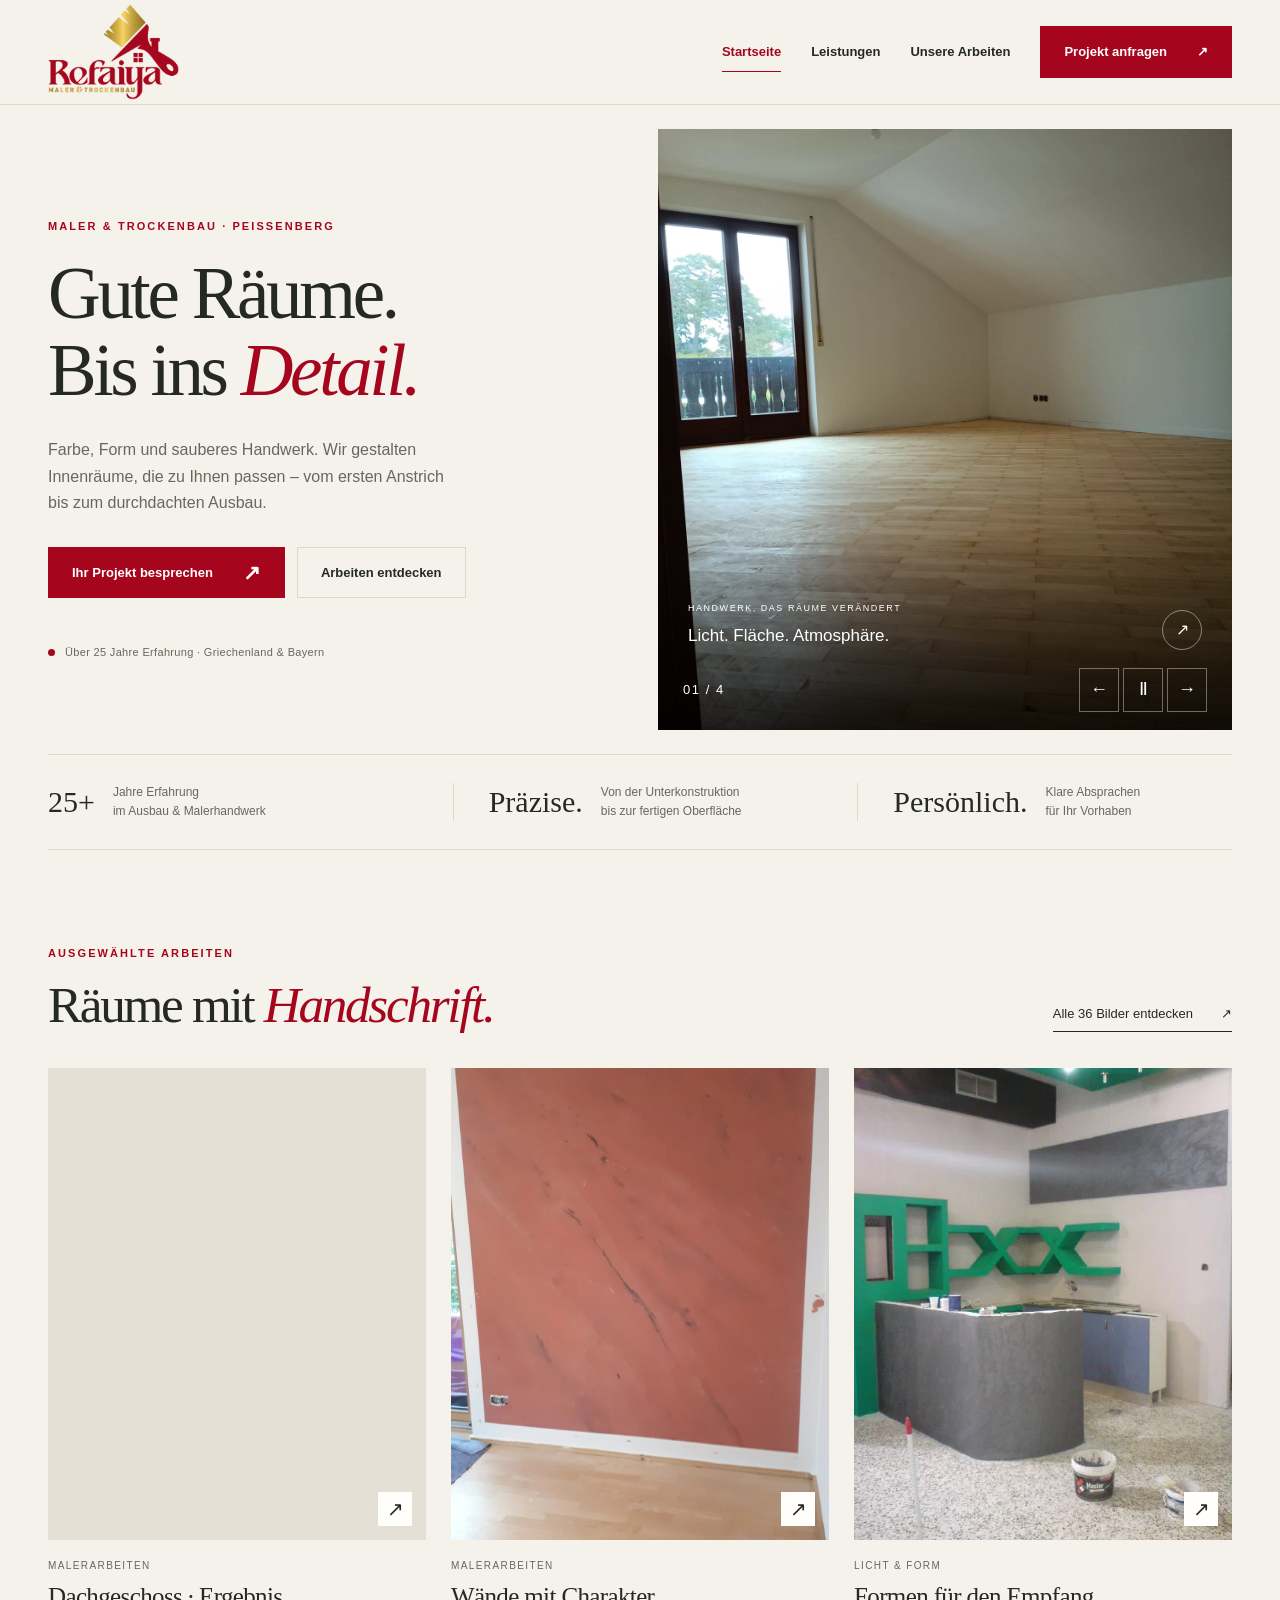
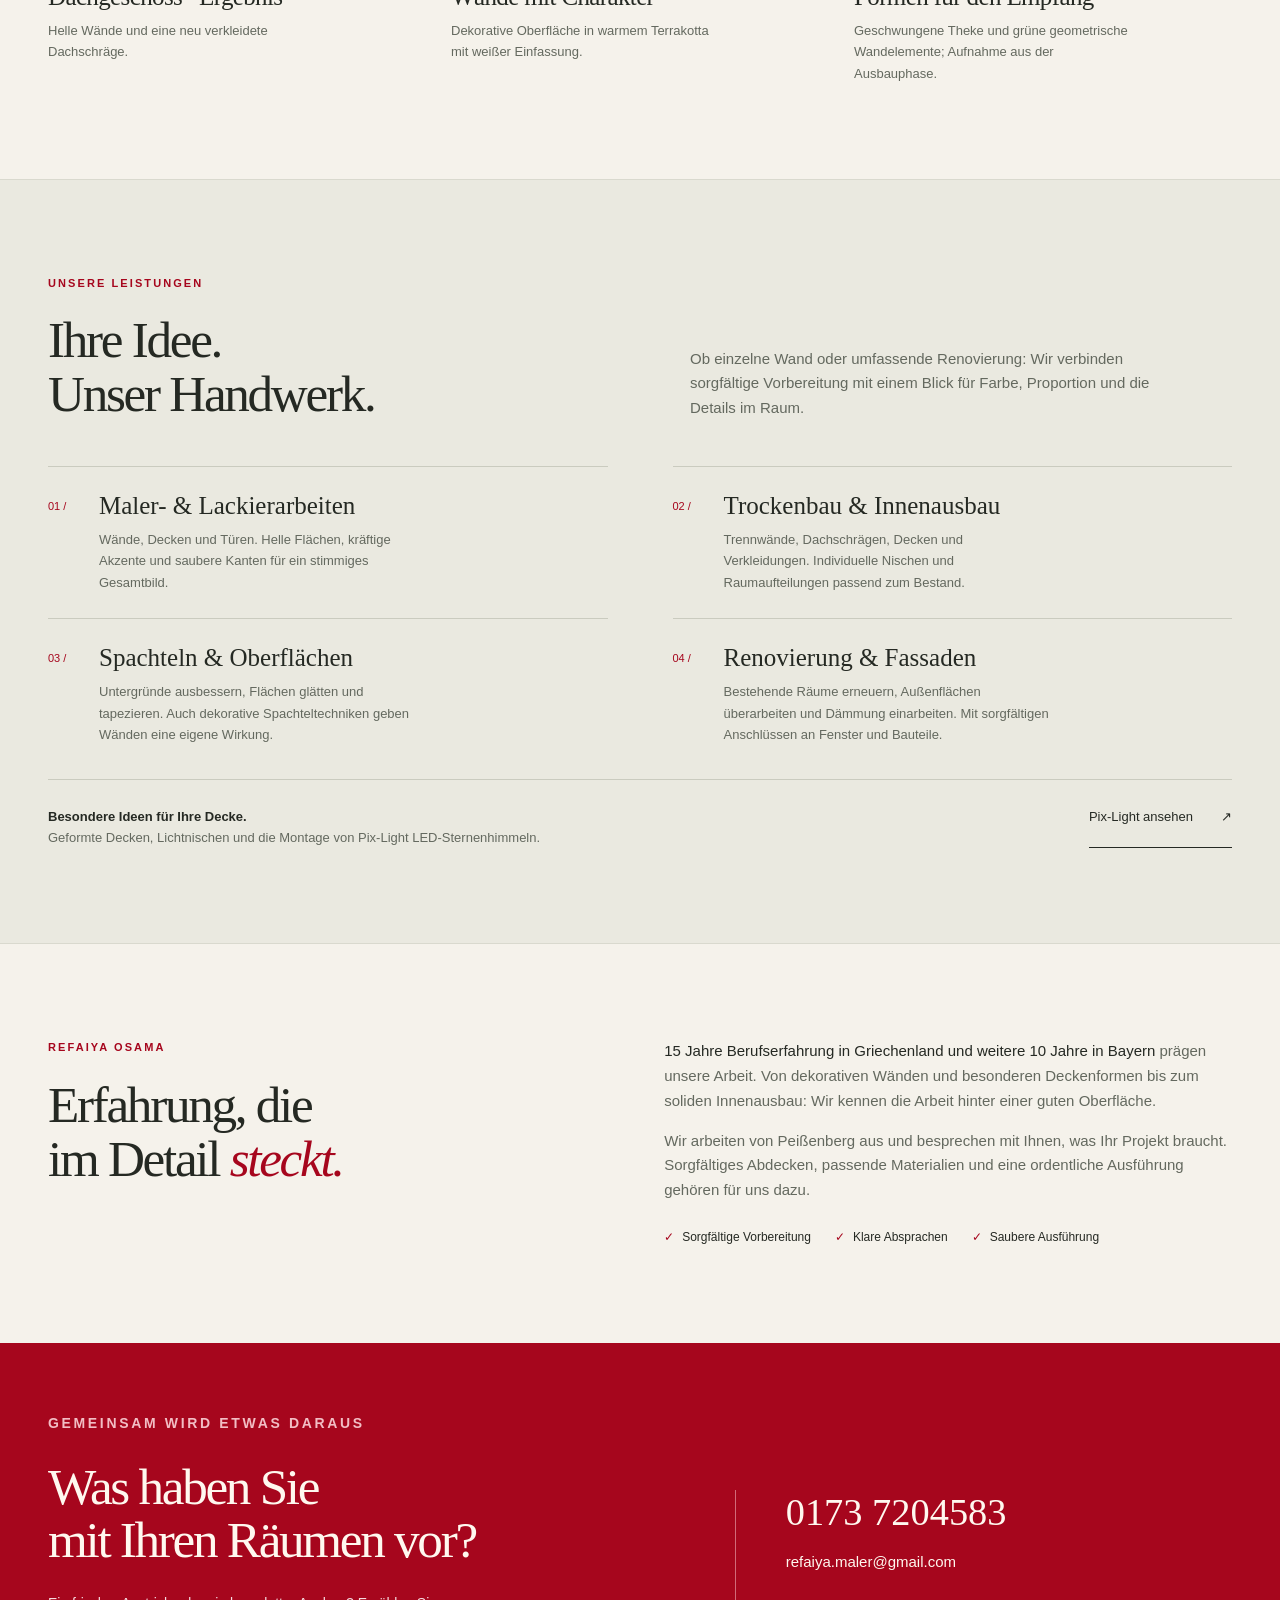
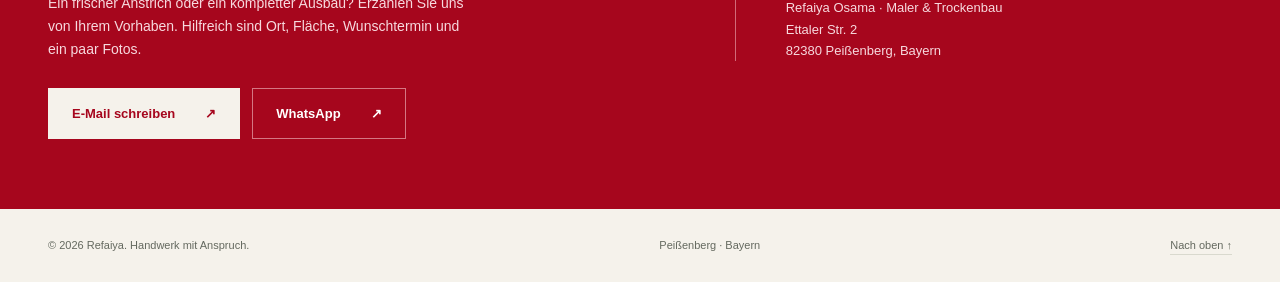
<file: index.html>
<!doctype html>
<html lang="de">
  <head>
    <meta charset="utf-8">
    <meta name="viewport" content="width=device-width, initial-scale=1">
    <meta name="theme-color" content="#a6061d">
    <title>Refaiya | Maler & Trockenbau in Peißenberg</title>
    <meta name="description" content="Refaiya in Peißenberg: Malerarbeiten, Trockenbau und individuelle Raumgestaltung. Über 25 Jahre Erfahrung in Griechenland und Bayern. Jetzt Projekt anfragen.">
    <link rel="canonical" href="https://refaiyamaler.de/">
    <link rel="icon" href="assets/refaiya-favicon.ico" sizes="any">
    <meta property="og:title" content="Refaiya | Maler & Trockenbau in Peißenberg">
    <meta property="og:description" content="Refaiya in Peißenberg: Malerarbeiten, Trockenbau und individuelle Raumgestaltung. Über 25 Jahre Erfahrung in Griechenland und Bayern. Jetzt Projekt anfragen.">
    <meta property="og:type" content="website">
    <meta property="og:locale" content="de_DE">
    <meta property="og:url" content="https://refaiyamaler.de/">
    <meta property="og:image" content="https://refaiyamaler.de/assets/projects/dachgeschoss-renoviert-large.webp">
    <link rel="stylesheet" href="assets/site.css?v=8">
    <script src="assets/site.js?v=4" defer>
    </script>
  </head>
  <body id="top">
    <a class="skip" href="#main">Zum Inhalt springen</a>
    <header class="site-header">
      <div class="wrap header-inner">
        <a class="brand" href="index.html" aria-label="Refaiya – Startseite">
          <img class="brand-logo" src="assets/download.png" width="1464" height="1075" alt="Refaiya – Maler & Trockenbau">
        </a>
        <button class="menu-toggle" type="button" aria-controls="navigation" aria-expanded="false">Menü +</button>
        <nav class="nav" id="navigation" aria-label="Hauptnavigation">
          <a class="home-nav" href="index.html" aria-current="page">Startseite</a>
          <a href="index.html#leistungen">Leistungen</a>
          <a href="galerie.html" >Unsere Arbeiten</a>
          <a class="button" href="index.html#kontakt">Projekt anfragen <span aria-hidden="true">↗</span>
          </a>
        </nav>
      </div>
    </header>
    <main id="main">
      <div class="wrap">
        <section class="hero" aria-labelledby="hero-heading">
          <div class="hero-copy">
            <p class="eyebrow">Maler & Trockenbau · Peißenberg</p>
            <h1 id="hero-heading">Gute Räume.<br>Bis ins <em>Detail.</em>
            </h1>
            <p>Farbe, Form und sauberes Handwerk. Wir gestalten Innenräume, die zu Ihnen passen – vom ersten Anstrich bis zum durchdachten Ausbau.</p>
            <div class="actions">
              <a class="button" href="#kontakt">Ihr Projekt besprechen <span class="arrow" aria-hidden="true">↗</span>
              </a>
              <a class="button light" href="galerie.html">Arbeiten entdecken</a>
            </div>
            <div class="hero-note">Über 25 Jahre Erfahrung · Griechenland & Bayern</div>
          </div>
          <figure class="hero-photo hero-slideshow" aria-label="Ausgewählte Arbeiten" aria-roledescription="Diashow">
            <a class="hero-slide is-active" href="assets/projects/dachgeschoss-renoviert-large.webp" data-lightbox data-title="Dachgeschoss · Ergebnis" data-description="Helle Wände und eine neu verkleidete Dachschräge." aria-label="Dachgeschoss · Ergebnis – Bild vergrößern">
              <img src="assets/projects/dachgeschoss-renoviert-small.webp" srcset="assets/projects/dachgeschoss-renoviert-small.webp 540w, assets/projects/dachgeschoss-renoviert-large.webp 1350w" sizes="(max-width: 760px) 100vw, 50vw" width="1350" height="1800" alt="Renovierter Dachgeschossraum mit weißen Wänden, Dachschräge und Parkett" loading="eager" decoding="async" fetchpriority="high">
            </a>
            <a class="hero-slide" href="assets/projects/dekorative-spachteltechnik-large.webp" data-lightbox data-title="Wände mit Charakter" data-description="Dekorative Oberfläche in warmem Terrakotta mit weißer Einfassung." aria-label="Wände mit Charakter – Bild vergrößern" aria-hidden="true" tabindex="-1" inert>
              <img src="assets/projects/dekorative-spachteltechnik-small.webp" srcset="assets/projects/dekorative-spachteltechnik-small.webp 405w, assets/projects/dekorative-spachteltechnik-large.webp 1012w" sizes="(max-width: 760px) 100vw, 50vw" width="1012" height="1800" alt="Terrakottafarbene Wand mit lebendiger Spachtelstruktur und weißem Rand" loading="eager" decoding="async">
            </a>
            <a class="hero-slide" href="assets/projects/theke-formgestaltung-large.webp" data-lightbox data-title="Formen für den Empfang" data-description="Geschwungene Theke und grüne geometrische Wandelemente; Aufnahme aus der Ausbauphase." aria-label="Formen für den Empfang – Bild vergrößern" aria-hidden="true" tabindex="-1" inert>
              <img src="assets/projects/theke-formgestaltung-small.webp" srcset="assets/projects/theke-formgestaltung-large.webp 480w" sizes="(max-width: 760px) 100vw, 50vw" width="480" height="640" alt="Graue runde Theke vor grünen geometrischen Wandregalen und einer Decke mit Spots" loading="eager" decoding="async">
            </a>
            <a class="hero-slide" href="assets/projects/treppenhaus-licht-large.webp" data-lightbox data-title="Klare Linien. Gutes Licht." data-description="Weiße Flächen, geometrische Formen und gezielte Beleuchtung." aria-label="Klare Linien. Gutes Licht. – Bild vergrößern" aria-hidden="true" tabindex="-1" inert>
              <img src="assets/projects/treppenhaus-licht-small.webp" srcset="assets/projects/treppenhaus-licht-small.webp 720w, assets/projects/treppenhaus-licht-large.webp 1800w" sizes="(max-width: 760px) 100vw, 50vw" width="1800" height="810" alt="Weiß gestaltetes Treppenhaus mit Glasgeländer und eingelassenen Deckenspots" loading="eager" decoding="async">
            </a>
            <figcaption>
              <div>
                <small>Handwerk, das Räume verändert</small>
                <strong>Licht. Fläche. Atmosphäre.</strong>
              </div>
              <span class="circle" aria-hidden="true">↗</span>
            </figcaption>
            <div class="slideshow-controls" hidden>
              <span class="slide-counter" data-slide-counter aria-live="off" aria-label="Bild 1 von 4">01 / 4</span>
              <div class="slide-buttons">
                <button type="button" data-slide-prev aria-label="Vorheriges Vorschaubild">←</button>
                <button type="button" data-slide-pause aria-label="Automatischen Bildwechsel pausieren">Ⅱ</button>
                <button type="button" data-slide-next aria-label="Nächstes Vorschaubild">→</button>
              </div>
            </div>
          </figure>
        </section>
        <div class="credentials" aria-label="Unser Anspruch">
          <div class="credential">
            <strong>25+</strong>
            <span>Jahre Erfahrung<br>im Ausbau & Malerhandwerk</span>
          </div>
          <div class="credential">
            <strong>Präzise.</strong>
            <span>Von der Unterkonstruktion<br>bis zur fertigen Oberfläche</span>
          </div>
          <div class="credential">
            <strong>Persönlich.</strong>
            <span>Klare Absprachen<br>für Ihr Vorhaben</span>
          </div>
        </div>
      </div>
      <section class="section" id="arbeiten">
        <div class="wrap">
          <div class="section-heading">
            <div>
              <p class="eyebrow">Ausgewählte Arbeiten</p>
              <h2>Räume mit <em>Handschrift.</em>
              </h2>
            </div>
            <a class="text-link" href="galerie.html">Alle 36 Bilder entdecken <span aria-hidden="true">↗</span>
            </a>
          </div>
          <div class="featured">
            <figure class="project" data-category="Malerarbeiten">
              <a class="image-link" href="assets/projects/dachgeschoss-renoviert-large.webp" data-lightbox data-title="Dachgeschoss · Ergebnis" data-description="Helle Wände und eine neu verkleidete Dachschräge." aria-label="Dachgeschoss · Ergebnis – Bild vergrößern">
                <img src="assets/projects/dachgeschoss-renoviert-small.webp" srcset="assets/projects/dachgeschoss-renoviert-small.webp 540w, assets/projects/dachgeschoss-renoviert-large.webp 1350w" sizes="(max-width: 760px) 100vw, (max-width: 980px) 50vw, 33vw" width="1350" height="1800" alt="Renovierter Dachgeschossraum mit weißen Wänden, Dachschräge und Parkett" loading="lazy" decoding="async">
                <span class="zoom-mark" aria-hidden="true">↗</span>
              </a>
              <figcaption>
                <p class="category">Malerarbeiten</p>
                <h3>Dachgeschoss · Ergebnis</h3>
                <p class="description">Helle Wände und eine neu verkleidete Dachschräge.</p>
              </figcaption>
            </figure>
            <figure class="project" data-category="Malerarbeiten">
              <a class="image-link" href="assets/projects/dekorative-spachteltechnik-large.webp" data-lightbox data-title="Wände mit Charakter" data-description="Dekorative Oberfläche in warmem Terrakotta mit weißer Einfassung." aria-label="Wände mit Charakter – Bild vergrößern">
                <img src="assets/projects/dekorative-spachteltechnik-small.webp" srcset="assets/projects/dekorative-spachteltechnik-small.webp 405w, assets/projects/dekorative-spachteltechnik-large.webp 1012w" sizes="(max-width: 760px) 100vw, (max-width: 980px) 50vw, 33vw" width="1012" height="1800" alt="Terrakottafarbene Wand mit lebendiger Spachtelstruktur und weißem Rand" loading="lazy" decoding="async">
                <span class="zoom-mark" aria-hidden="true">↗</span>
              </a>
              <figcaption>
                <p class="category">Malerarbeiten</p>
                <h3>Wände mit Charakter</h3>
                <p class="description">Dekorative Oberfläche in warmem Terrakotta mit weißer Einfassung.</p>
              </figcaption>
            </figure>
            <figure class="project" data-category="Licht &amp; Form">
              <a class="image-link" href="assets/projects/theke-formgestaltung-large.webp" data-lightbox data-title="Formen für den Empfang" data-description="Geschwungene Theke und grüne geometrische Wandelemente; Aufnahme aus der Ausbauphase." aria-label="Formen für den Empfang – Bild vergrößern">
                <img src="assets/projects/theke-formgestaltung-small.webp" srcset="assets/projects/theke-formgestaltung-large.webp 480w" sizes="(max-width: 760px) 100vw, (max-width: 980px) 50vw, 33vw" width="480" height="640" alt="Graue runde Theke vor grünen geometrischen Wandregalen und einer Decke mit Spots" loading="lazy" decoding="async">
                <span class="zoom-mark" aria-hidden="true">↗</span>
              </a>
              <figcaption>
                <p class="category">Licht &amp; Form</p>
                <h3>Formen für den Empfang</h3>
                <p class="description">Geschwungene Theke und grüne geometrische Wandelemente; Aufnahme aus der Ausbauphase.</p>
              </figcaption>
            </figure>
          </div>
        </div>
      </section>
      <section class="section services" id="leistungen">
        <div class="wrap">
          <div class="services-top">
            <div>
              <p class="eyebrow">Unsere Leistungen</p>
              <h2>Ihre Idee.<br>Unser Handwerk.</h2>
            </div>
            <p>Ob einzelne Wand oder umfassende Renovierung: Wir verbinden sorgfältige Vorbereitung mit einem Blick für Farbe, Proportion und die Details im Raum.</p>
          </div>
          <div class="service-list">
            <article class="service">
              <span class="service-number">01 /</span>
              <div>
                <h3>Maler- & Lackierarbeiten</h3>
                <p>Wände, Decken und Türen. Helle Flächen, kräftige Akzente und saubere Kanten für ein stimmiges Gesamtbild.</p>
              </div>
            </article>
            <article class="service">
              <span class="service-number">02 /</span>
              <div>
                <h3>Trockenbau & Innenausbau</h3>
                <p>Trennwände, Dachschrägen, Decken und Verkleidungen. Individuelle Nischen und Raumaufteilungen passend zum Bestand.</p>
              </div>
            </article>
            <article class="service">
              <span class="service-number">03 /</span>
              <div>
                <h3>Spachteln & Oberflächen</h3>
                <p>Untergründe ausbessern, Flächen glätten und tapezieren. Auch dekorative Spachteltechniken geben Wänden eine eigene Wirkung.</p>
              </div>
            </article>
            <article class="service">
              <span class="service-number">04 /</span>
              <div>
                <h3>Renovierung & Fassaden</h3>
                <p>Bestehende Räume erneuern, Außenflächen überarbeiten und Dämmung einarbeiten. Mit sorgfältigen Anschlüssen an Fenster und Bauteile.</p>
              </div>
            </article>
          </div>
          <div class="special">
            <p>
              <strong>Besondere Ideen für Ihre Decke.</strong>
              <br>Geformte Decken, Lichtnischen und die Montage von Pix-Light LED-Sternenhimmeln.</p>
            <a class="text-link" href="https://pix-light.de/" target="_blank" rel="noopener noreferrer">Pix-Light ansehen <span aria-hidden="true">↗</span>
            </a>
          </div>
        </div>
      </section>
      <section class="section" id="ueberuns">
        <div class="wrap about">
          <div>
            <p class="eyebrow">Refaiya Osama</p>
            <h2>Erfahrung, die<br>im Detail <em>steckt.</em>
            </h2>
          </div>
          <div class="about-copy">
            <p>
              <strong>15 Jahre Berufserfahrung in Griechenland und weitere 10 Jahre in Bayern</strong> prägen unsere Arbeit. Von dekorativen Wänden und besonderen Deckenformen bis zum soliden Innenausbau: Wir kennen die Arbeit hinter einer guten Oberfläche.</p>
            <p>Wir arbeiten von Peißenberg aus und besprechen mit Ihnen, was Ihr Projekt braucht. Sorgfältiges Abdecken, passende Materialien und eine ordentliche Ausführung gehören für uns dazu.</p>
            <div class="principles">
              <span>Sorgfältige Vorbereitung</span>
              <span>Klare Absprachen</span>
              <span>Saubere Ausführung</span>
            </div>
          </div>
        </div>
      </section>
      <section class="contact" id="kontakt" aria-labelledby="contact-heading">
        <div class="wrap contact-grid">
          <div>
            <p class="eyebrow">Gemeinsam wird etwas daraus</p>
            <h2 id="contact-heading">Was haben Sie<br>mit Ihren Räumen vor?</h2>
            <p>Ein frischer Anstrich oder ein kompletter Ausbau? Erzählen Sie uns von Ihrem Vorhaben. Hilfreich sind Ort, Fläche, Wunschtermin und ein paar Fotos.</p>
            <div class="actions">
              <a class="button" href="mailto:refaiya.maler@gmail.com?subject=Projektanfrage%20Refaiya">E-Mail schreiben <span aria-hidden="true">↗</span>
              </a>
              <a class="button light" href="https://wa.me/491737204583?text=Hallo%2C%20ich%20m%C3%B6chte%20ein%20Projekt%20anfragen." target="_blank" rel="noopener noreferrer">WhatsApp <span aria-hidden="true">↗</span>
              </a>
            </div>
          </div>
          <div class="contact-info">
            <a class="phone" href="tel:+491737204583">0173 7204583</a>
            <a class="email" href="mailto:refaiya.maler@gmail.com">refaiya.maler@gmail.com</a>
            <address>Refaiya Osama · Maler & Trockenbau<br>Ettaler Str. 2<br>82380 Peißenberg, Bayern</address>
          </div>
        </div>
      </section>
    </main>
    <footer class="site-footer">
      <div class="wrap footer-inner">
        <span>© 2026 Refaiya. Handwerk mit Anspruch.</span>
        <span>Peißenberg · Bayern</span>
        <a href="#top">Nach oben ↑</a>
      </div>
    </footer>
    <dialog class="lightbox" aria-labelledby="lightbox-title" aria-describedby="lightbox-description">
      <div class="lightbox-top">
        <p id="lightbox-title">Projektansicht</p>
        <span id="lightbox-counter" aria-live="polite">
        </span>
        <button type="button" data-close aria-label="Bildvorschau schließen">Schließen ×</button>
      </div>
      <img class="lightbox-image" alt="">
      <div class="lightbox-bottom">
        <p id="lightbox-description">
        </p>
        <div class="lightbox-nav">
          <button type="button" data-prev aria-label="Vorheriges Bild">←</button>
          <button type="button" data-next aria-label="Nächstes Bild">→</button>
        </div>
      </div>
    </dialog>
  </body>
</html>
</file>
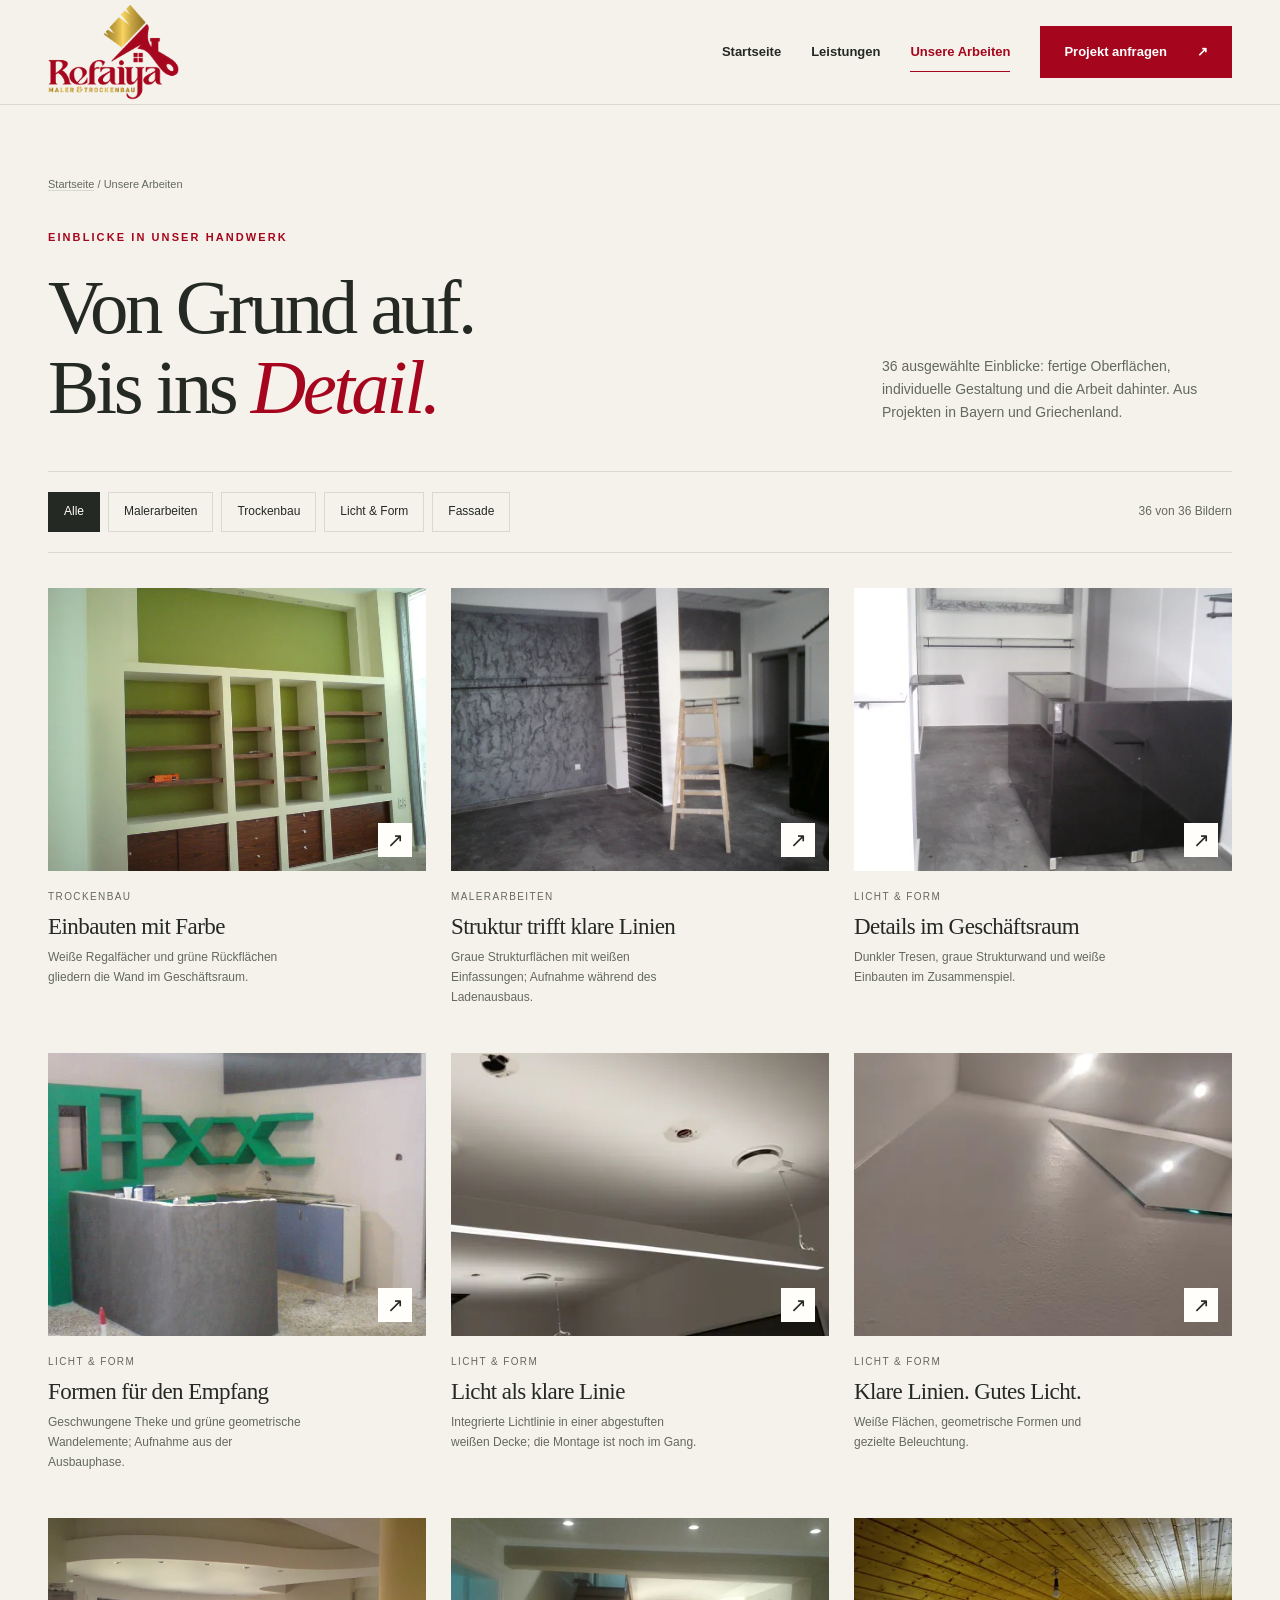
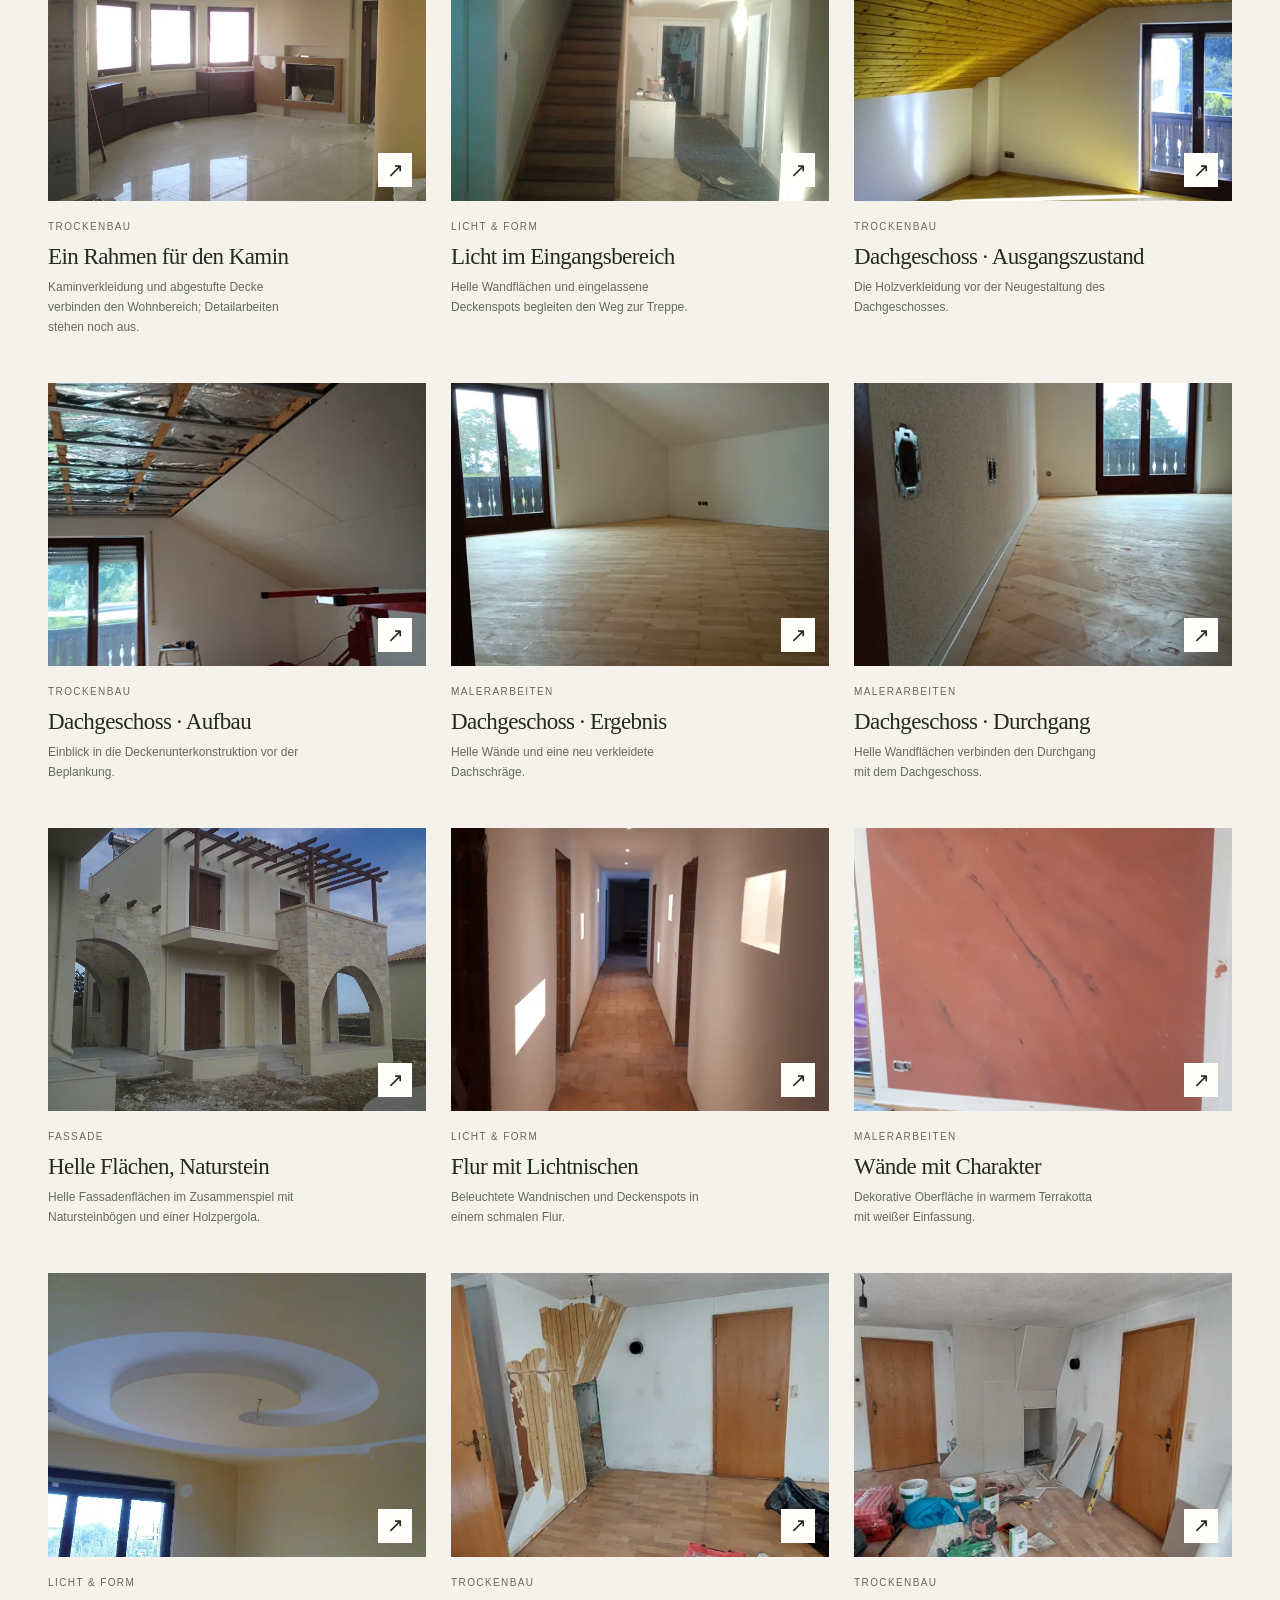
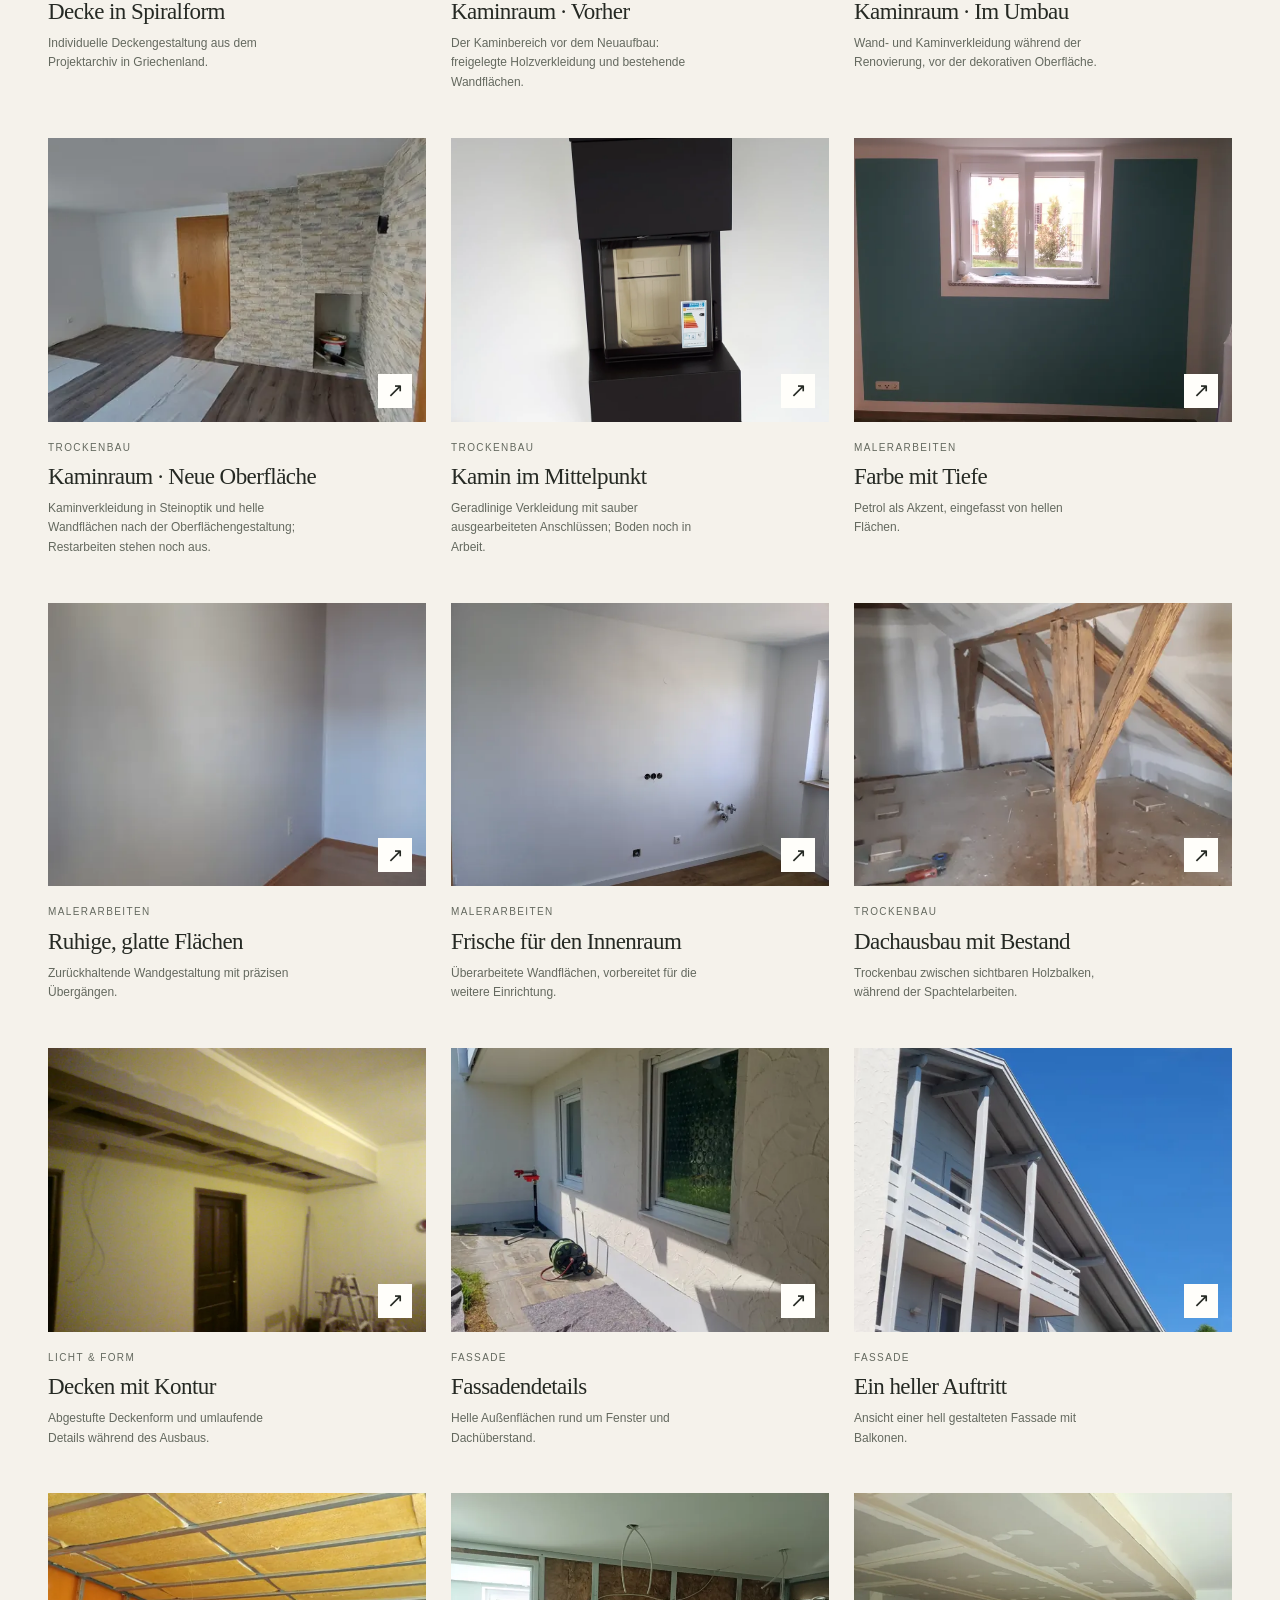
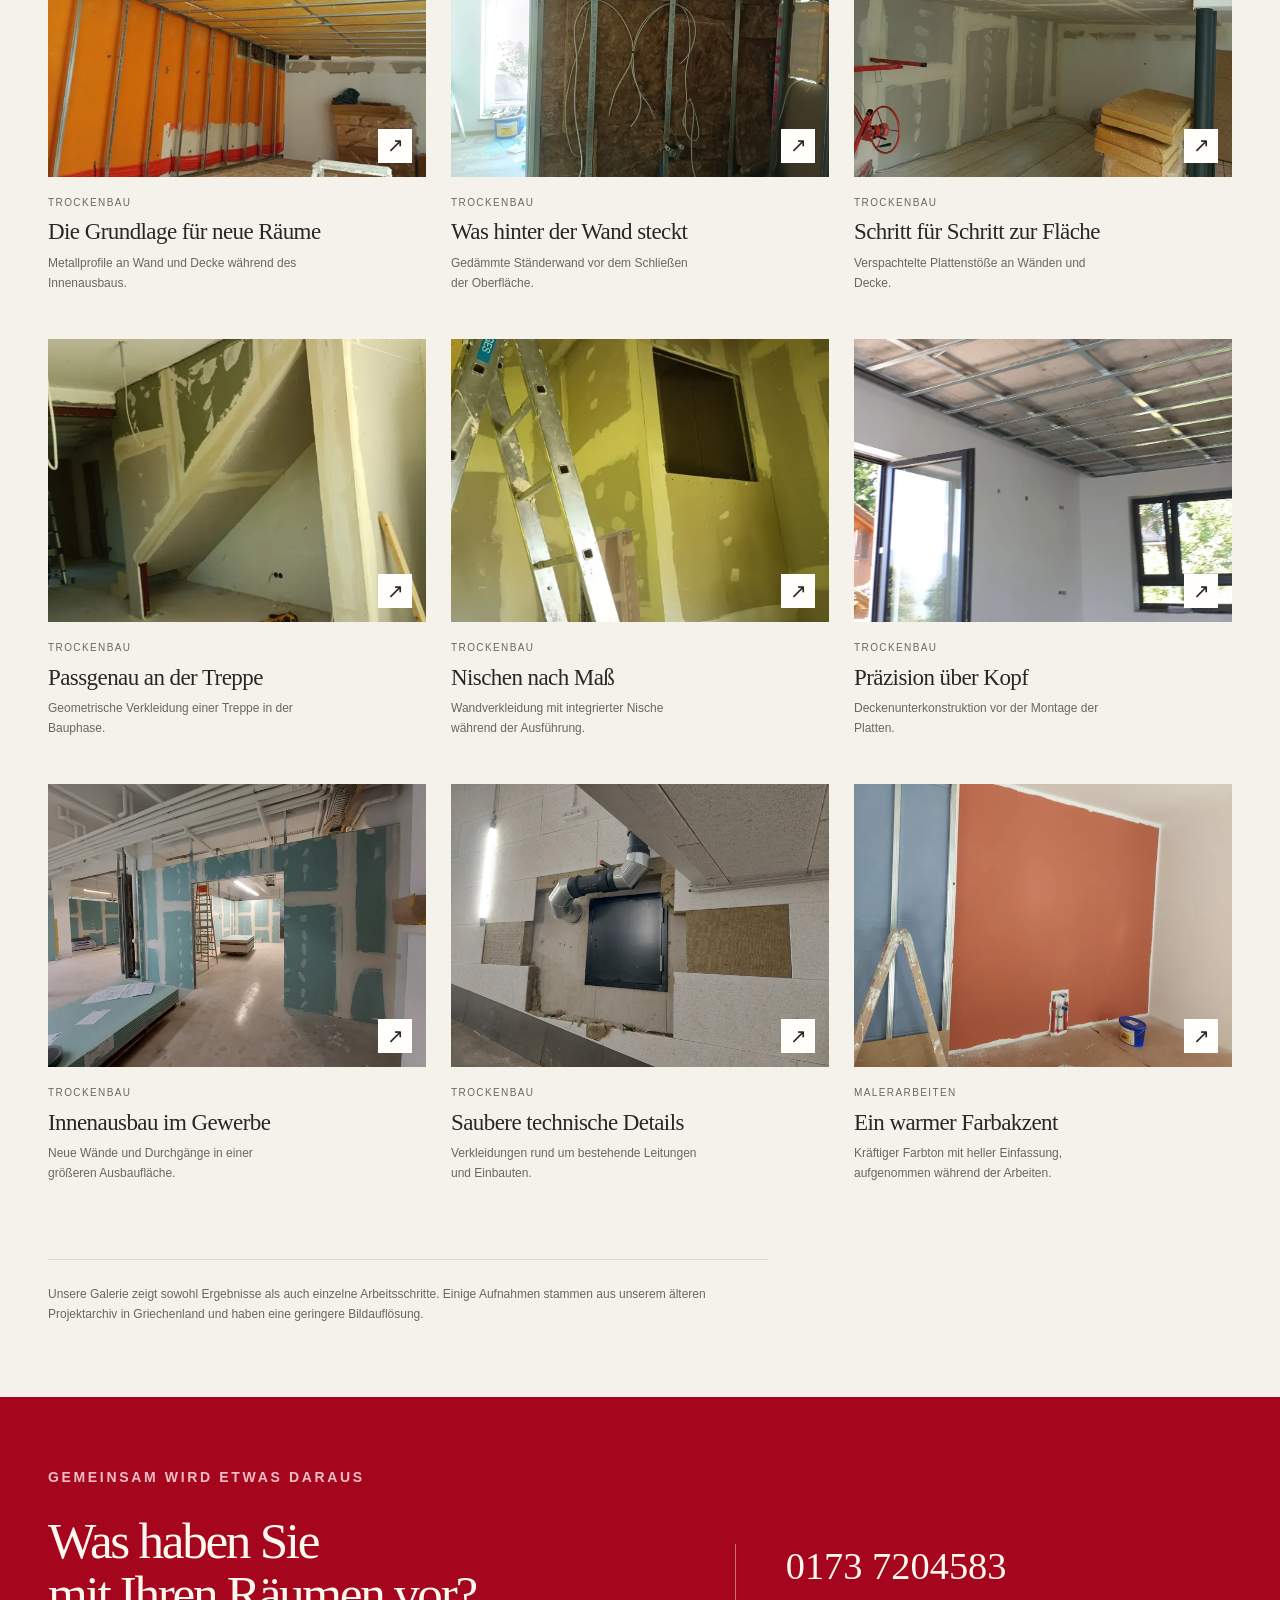
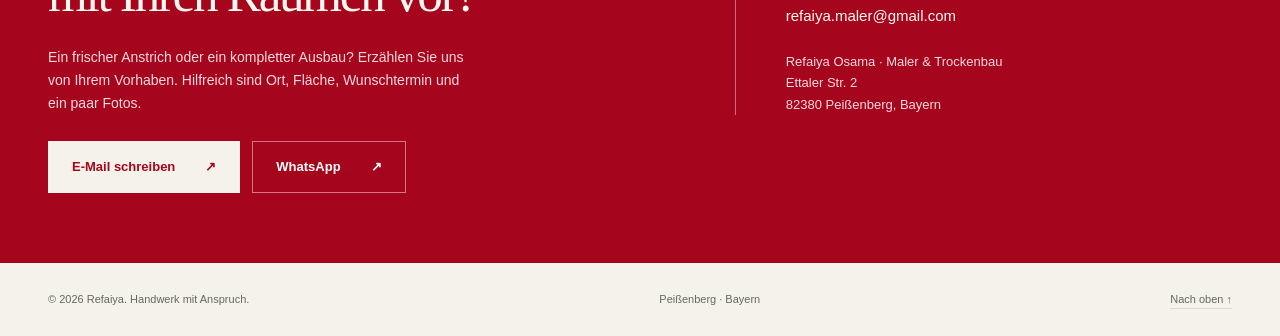
<file: galerie.html>
<!doctype html>
<html lang="de">
  <head>
    <meta charset="utf-8">
    <meta name="viewport" content="width=device-width, initial-scale=1">
    <meta name="theme-color" content="#a6061d">
    <title>Projektgalerie | Refaiya Maler & Trockenbau</title>
    <meta name="description" content="36 Einblicke in Malerarbeiten, dekorative Wände, Trockenbau, Lichtgestaltung und Fassaden. Entdecken Sie die Arbeiten von Refaiya.">
    <link rel="canonical" href="https://refaiyamaler.de/galerie.html">
    <link rel="icon" href="assets/refaiya-favicon.ico" sizes="any">
    <meta property="og:title" content="Projektgalerie | Refaiya Maler & Trockenbau">
    <meta property="og:description" content="36 Einblicke in Malerarbeiten, dekorative Wände, Trockenbau, Lichtgestaltung und Fassaden. Entdecken Sie die Arbeiten von Refaiya.">
    <meta property="og:type" content="website">
    <meta property="og:locale" content="de_DE">
    <meta property="og:url" content="https://refaiyamaler.de/galerie.html">
    <meta property="og:image" content="https://refaiyamaler.de/assets/projects/lichtnischen-flur-large.webp">
    <link rel="stylesheet" href="assets/site.css?v=8">
    <script src="assets/site.js?v=4" defer>
    </script>
  </head>
  <body id="top">
    <a class="skip" href="#main">Zum Inhalt springen</a>
    <header class="site-header">
      <div class="wrap header-inner">
        <a class="brand" href="index.html" aria-label="Refaiya – Startseite">
          <img class="brand-logo" src="assets/download.png" width="1464" height="1075" alt="Refaiya – Maler & Trockenbau">
        </a>
        <button class="menu-toggle" type="button" aria-controls="navigation" aria-expanded="false">Menü +</button>
        <nav class="nav" id="navigation" aria-label="Hauptnavigation">
          <a class="home-nav" href="index.html" >Startseite</a>
          <a href="index.html#leistungen">Leistungen</a>
          <a href="galerie.html" aria-current="page">Unsere Arbeiten</a>
          <a class="button" href="index.html#kontakt">Projekt anfragen <span aria-hidden="true">↗</span>
          </a>
        </nav>
      </div>
    </header>
    <main id="main">
      <div class="wrap">
        <section class="gallery-intro" aria-labelledby="gallery-heading">
          <p class="breadcrumb">
            <a href="index.html">Startseite</a> <span aria-hidden="true">/</span> Unsere Arbeiten</p>
          <p class="eyebrow">Einblicke in unser Handwerk</p>
          <div class="gallery-title">
            <h1 id="gallery-heading">Von Grund auf.<br>Bis ins <em>Detail.</em>
            </h1>
            <p>36 ausgewählte Einblicke: fertige Oberflächen, individuelle Gestaltung und die Arbeit dahinter. Aus Projekten in Bayern und Griechenland.</p>
          </div>
        </section>
        <div class="gallery-toolbar">
          <div class="filters" role="group" aria-label="Bilder nach Leistung filtern" hidden>
            <button type="button" data-filter="Alle" aria-pressed="true" aria-controls="gallery-grid">Alle</button>
            <button type="button" data-filter="Malerarbeiten" aria-pressed="false" aria-controls="gallery-grid">Malerarbeiten</button>
            <button type="button" data-filter="Trockenbau" aria-pressed="false" aria-controls="gallery-grid">Trockenbau</button>
            <button type="button" data-filter="Licht &amp; Form" aria-pressed="false" aria-controls="gallery-grid">Licht &amp; Form</button>
            <button type="button" data-filter="Fassade" aria-pressed="false" aria-controls="gallery-grid">Fassade</button>
          </div>
          <span class="gallery-count" role="status" aria-live="polite">36 von 36 Bildern</span>
        </div>
        <p class="no-js-note">Wählen Sie ein Foto aus, um es in voller Größe zu öffnen.</p>
        <div class="gallery-grid" id="gallery-grid">
            <figure class="project" data-category="Trockenbau">
              <a class="image-link" href="assets/projects/regalwand-gruen-large.webp" data-lightbox data-title="Einbauten mit Farbe" data-description="Weiße Regalfächer und grüne Rückflächen gliedern die Wand im Geschäftsraum." aria-label="Einbauten mit Farbe – Bild vergrößern">
                <img src="assets/projects/regalwand-gruen-small.webp" srcset="assets/projects/regalwand-gruen-small.webp 720w, assets/projects/regalwand-gruen-large.webp 1800w" sizes="(max-width: 760px) 100vw, (max-width: 980px) 50vw, 33vw" width="1800" height="1350" alt="Weiße eingebaute Regalwand mit grünen Rückflächen und dunklen Unterschränken" loading="lazy" decoding="async">
                <span class="zoom-mark" aria-hidden="true">↗</span>
              </a>
              <figcaption>
                <p class="category">Trockenbau</p>
                <h3>Einbauten mit Farbe</h3>
                <p class="description">Weiße Regalfächer und grüne Rückflächen gliedern die Wand im Geschäftsraum.</p>
              </figcaption>
            </figure>
            <figure class="project" data-category="Malerarbeiten">
              <a class="image-link" href="assets/projects/strukturwand-geschaeft-large.webp" data-lightbox data-title="Struktur trifft klare Linien" data-description="Graue Strukturflächen mit weißen Einfassungen; Aufnahme während des Ladenausbaus." aria-label="Struktur trifft klare Linien – Bild vergrößern">
                <img src="assets/projects/strukturwand-geschaeft-small.webp" srcset="assets/projects/strukturwand-geschaeft-large.webp 640w" sizes="(max-width: 760px) 100vw, (max-width: 980px) 50vw, 33vw" width="640" height="480" alt="Graue strukturierte Wandfelder zwischen weißen Stützen, davor eine Leiter" loading="lazy" decoding="async">
                <span class="zoom-mark" aria-hidden="true">↗</span>
              </a>
              <figcaption>
                <p class="category">Malerarbeiten</p>
                <h3>Struktur trifft klare Linien</h3>
                <p class="description">Graue Strukturflächen mit weißen Einfassungen; Aufnahme während des Ladenausbaus.</p>
              </figcaption>
            </figure>
            <figure class="project" data-category="Licht &amp; Form">
              <a class="image-link" href="assets/projects/ladenausbau-large.webp" data-lightbox data-title="Details im Geschäftsraum" data-description="Dunkler Tresen, graue Strukturwand und weiße Einbauten im Zusammenspiel." aria-label="Details im Geschäftsraum – Bild vergrößern">
                <img src="assets/projects/ladenausbau-small.webp" srcset="assets/projects/ladenausbau-large.webp 480w" sizes="(max-width: 760px) 100vw, (max-width: 980px) 50vw, 33vw" width="480" height="640" alt="Geschäftsraum mit schwarzem Tresen, grauer Strukturwand und weißen Einbauten" loading="lazy" decoding="async">
                <span class="zoom-mark" aria-hidden="true">↗</span>
              </a>
              <figcaption>
                <p class="category">Licht &amp; Form</p>
                <h3>Details im Geschäftsraum</h3>
                <p class="description">Dunkler Tresen, graue Strukturwand und weiße Einbauten im Zusammenspiel.</p>
              </figcaption>
            </figure>
            <figure class="project" data-category="Licht &amp; Form">
              <a class="image-link" href="assets/projects/theke-formgestaltung-large.webp" data-lightbox data-title="Formen für den Empfang" data-description="Geschwungene Theke und grüne geometrische Wandelemente; Aufnahme aus der Ausbauphase." aria-label="Formen für den Empfang – Bild vergrößern">
                <img src="assets/projects/theke-formgestaltung-small.webp" srcset="assets/projects/theke-formgestaltung-large.webp 480w" sizes="(max-width: 760px) 100vw, (max-width: 980px) 50vw, 33vw" width="480" height="640" alt="Graue runde Theke vor grünen geometrischen Wandregalen und einer Decke mit Spots" loading="lazy" decoding="async">
                <span class="zoom-mark" aria-hidden="true">↗</span>
              </a>
              <figcaption>
                <p class="category">Licht &amp; Form</p>
                <h3>Formen für den Empfang</h3>
                <p class="description">Geschwungene Theke und grüne geometrische Wandelemente; Aufnahme aus der Ausbauphase.</p>
              </figcaption>
            </figure>
            
            <figure class="project" data-category="Licht &amp; Form">
              <a class="image-link" href="assets/projects/deckenlicht-linie-large.webp" data-lightbox data-title="Licht als klare Linie" data-description="Integrierte Lichtlinie in einer abgestuften weißen Decke; die Montage ist noch im Gang." aria-label="Licht als klare Linie – Bild vergrößern">
                <img src="assets/projects/deckenlicht-linie-small.webp" srcset="assets/projects/deckenlicht-linie-small.webp 720w, assets/projects/deckenlicht-linie-large.webp 1800w" sizes="(max-width: 760px) 100vw, (max-width: 980px) 50vw, 33vw" width="1800" height="811" alt="Weiße abgehängte Decke mit langer Lichtlinie und noch offenen Leuchtenanschlüssen" loading="lazy" decoding="async">
                <span class="zoom-mark" aria-hidden="true">↗</span>
              </a>
              <figcaption>
                <p class="category">Licht &amp; Form</p>
                <h3>Licht als klare Linie</h3>
                <p class="description">Integrierte Lichtlinie in einer abgestuften weißen Decke; die Montage ist noch im Gang.</p>
              </figcaption>
            </figure>
            <figure class="project" data-category="Licht &amp; Form">
              <a class="image-link" href="assets/projects/treppenhaus-licht-large.webp" data-lightbox data-title="Klare Linien. Gutes Licht." data-description="Weiße Flächen, geometrische Formen und gezielte Beleuchtung." aria-label="Klare Linien. Gutes Licht. – Bild vergrößern">
                <img src="assets/projects/treppenhaus-licht-small.webp" srcset="assets/projects/treppenhaus-licht-small.webp 720w, assets/projects/treppenhaus-licht-large.webp 1800w" sizes="(max-width: 760px) 100vw, (max-width: 980px) 50vw, 33vw" width="1800" height="810" alt="Weiß gestaltetes Treppenhaus mit Glasgeländer und eingelassenen Deckenspots" loading="lazy" decoding="async">
                <span class="zoom-mark" aria-hidden="true">↗</span>
              </a>
              <figcaption>
                <p class="category">Licht &amp; Form</p>
                <h3>Klare Linien. Gutes Licht.</h3>
                <p class="description">Weiße Flächen, geometrische Formen und gezielte Beleuchtung.</p>
              </figcaption>
            </figure>
            <figure class="project" data-category="Trockenbau">
              <a class="image-link" href="assets/projects/wohnraum-kamin-large.webp" data-lightbox data-title="Ein Rahmen für den Kamin" data-description="Kaminverkleidung und abgestufte Decke verbinden den Wohnbereich; Detailarbeiten stehen noch aus." aria-label="Ein Rahmen für den Kamin – Bild vergrößern">
                <img src="assets/projects/wohnraum-kamin-small.webp" srcset="assets/projects/wohnraum-kamin-small.webp 720w, assets/projects/wohnraum-kamin-large.webp 1800w" sizes="(max-width: 760px) 100vw, (max-width: 980px) 50vw, 33vw" width="1800" height="1350" alt="Heller Wohnraum mit Kaminverkleidung, dunklen Wandakzenten und abgestufter Decke" loading="lazy" decoding="async">
                <span class="zoom-mark" aria-hidden="true">↗</span>
              </a>
              <figcaption>
                <p class="category">Trockenbau</p>
                <h3>Ein Rahmen für den Kamin</h3>
                <p class="description">Kaminverkleidung und abgestufte Decke verbinden den Wohnbereich; Detailarbeiten stehen noch aus.</p>
              </figcaption>
            </figure>
            <figure class="project" data-category="Licht &amp; Form">
              <a class="image-link" href="assets/projects/flur-deckenspots-large.webp" data-lightbox data-title="Licht im Eingangsbereich" data-description="Helle Wandflächen und eingelassene Deckenspots begleiten den Weg zur Treppe." aria-label="Licht im Eingangsbereich – Bild vergrößern">
                <img src="assets/projects/flur-deckenspots-small.webp" srcset="assets/projects/flur-deckenspots-large.webp 640w" sizes="(max-width: 760px) 100vw, (max-width: 980px) 50vw, 33vw" width="640" height="480" alt="Heller Eingangsbereich mit Holztreppe, Deckenspots und türkisfarbenem Türrahmen" loading="lazy" decoding="async">
                <span class="zoom-mark" aria-hidden="true">↗</span>
              </a>
              <figcaption>
                <p class="category">Licht &amp; Form</p>
                <h3>Licht im Eingangsbereich</h3>
                <p class="description">Helle Wandflächen und eingelassene Deckenspots begleiten den Weg zur Treppe.</p>
              </figcaption>
            </figure>
            <figure class="project" data-category="Trockenbau">
              <a class="image-link" href="assets/projects/dachgeschoss-vorher-large.webp" data-lightbox data-title="Dachgeschoss · Ausgangszustand" data-description="Die Holzverkleidung vor der Neugestaltung des Dachgeschosses." aria-label="Dachgeschoss · Ausgangszustand – Bild vergrößern">
                <img src="assets/projects/dachgeschoss-vorher-small.webp" srcset="assets/projects/dachgeschoss-vorher-small.webp 540w, assets/projects/dachgeschoss-vorher-large.webp 1350w" sizes="(max-width: 760px) 100vw, (max-width: 980px) 50vw, 33vw" width="1350" height="1800" alt="Dachgeschoss mit dunkler Holzdecke und Balkontür vor der Renovierung" loading="lazy" decoding="async">
                <span class="zoom-mark" aria-hidden="true">↗</span>
              </a>
              <figcaption>
                <p class="category">Trockenbau</p>
                <h3>Dachgeschoss · Ausgangszustand</h3>
                <p class="description">Die Holzverkleidung vor der Neugestaltung des Dachgeschosses.</p>
              </figcaption>
            </figure>
            <figure class="project" data-category="Trockenbau">
              <a class="image-link" href="assets/projects/dachgeschoss-aufbau-large.webp" data-lightbox data-title="Dachgeschoss · Aufbau" data-description="Einblick in die Deckenunterkonstruktion vor der Beplankung." aria-label="Dachgeschoss · Aufbau – Bild vergrößern">
                <img src="assets/projects/dachgeschoss-aufbau-small.webp" srcset="assets/projects/dachgeschoss-aufbau-small.webp 540w, assets/projects/dachgeschoss-aufbau-large.webp 1350w" sizes="(max-width: 760px) 100vw, (max-width: 980px) 50vw, 33vw" width="1350" height="1800" alt="Geöffnete Dachschräge mit Dämmung, Unterkonstruktion und Plattenheber" loading="lazy" decoding="async">
                <span class="zoom-mark" aria-hidden="true">↗</span>
              </a>
              <figcaption>
                <p class="category">Trockenbau</p>
                <h3>Dachgeschoss · Aufbau</h3>
                <p class="description">Einblick in die Deckenunterkonstruktion vor der Beplankung.</p>
              </figcaption>
            </figure>
            <figure class="project" data-category="Malerarbeiten">
              <a class="image-link" href="assets/projects/dachgeschoss-renoviert-large.webp" data-lightbox data-title="Dachgeschoss · Ergebnis" data-description="Helle Wände und eine neu verkleidete Dachschräge." aria-label="Dachgeschoss · Ergebnis – Bild vergrößern">
                <img src="assets/projects/dachgeschoss-renoviert-small.webp" srcset="assets/projects/dachgeschoss-renoviert-small.webp 540w, assets/projects/dachgeschoss-renoviert-large.webp 1350w" sizes="(max-width: 760px) 100vw, (max-width: 980px) 50vw, 33vw" width="1350" height="1800" alt="Renovierter Dachgeschossraum mit weißen Wänden, Dachschräge und Parkett" loading="lazy" decoding="async">
                <span class="zoom-mark" aria-hidden="true">↗</span>
              </a>
              <figcaption>
                <p class="category">Malerarbeiten</p>
                <h3>Dachgeschoss · Ergebnis</h3>
                <p class="description">Helle Wände und eine neu verkleidete Dachschräge.</p>
              </figcaption>
            </figure>
            <figure class="project" data-category="Malerarbeiten">
              <a class="image-link" href="assets/projects/dachgeschoss-durchgang-large.webp" data-lightbox data-title="Dachgeschoss · Durchgang" data-description="Helle Wandflächen verbinden den Durchgang mit dem Dachgeschoss." aria-label="Dachgeschoss · Durchgang – Bild vergrößern">
                <img src="assets/projects/dachgeschoss-durchgang-small.webp" srcset="assets/projects/dachgeschoss-durchgang-small.webp 540w, assets/projects/dachgeschoss-durchgang-large.webp 1350w" sizes="(max-width: 760px) 100vw, (max-width: 980px) 50vw, 33vw" width="1350" height="1800" alt="Schmaler heller Durchgang mit Parkett und Blick zur Balkontür" loading="lazy" decoding="async">
                <span class="zoom-mark" aria-hidden="true">↗</span>
              </a>
              <figcaption>
                <p class="category">Malerarbeiten</p>
                <h3>Dachgeschoss · Durchgang</h3>
                <p class="description">Helle Wandflächen verbinden den Durchgang mit dem Dachgeschoss.</p>
              </figcaption>
            </figure>
            <figure class="project" data-category="Fassade">
              <a class="image-link" href="assets/projects/fassade-mediterran-large.webp" data-lightbox data-title="Helle Flächen, Naturstein" data-description="Helle Fassadenflächen im Zusammenspiel mit Natursteinbögen und einer Holzpergola." aria-label="Helle Flächen, Naturstein – Bild vergrößern">
                <img src="assets/projects/fassade-mediterran-small.webp" srcset="assets/projects/fassade-mediterran-small.webp 720w, assets/projects/fassade-mediterran-large.webp 1800w" sizes="(max-width: 760px) 100vw, (max-width: 980px) 50vw, 33vw" width="1800" height="1350" alt="Mediterranes Haus mit heller Fassade, Natursteinbögen und hölzerner Pergola" loading="lazy" decoding="async">
                <span class="zoom-mark" aria-hidden="true">↗</span>
              </a>
              <figcaption>
                <p class="category">Fassade</p>
                <h3>Helle Flächen, Naturstein</h3>
                <p class="description">Helle Fassadenflächen im Zusammenspiel mit Natursteinbögen und einer Holzpergola.</p>
              </figcaption>
            </figure>
            <figure class="project" data-category="Licht &amp; Form">
              <a class="image-link" href="assets/projects/lichtnischen-flur-large.webp" data-lightbox data-title="Flur mit Lichtnischen" data-description="Beleuchtete Wandnischen und Deckenspots in einem schmalen Flur." aria-label="Flur mit Lichtnischen – Bild vergrößern">
                <img src="assets/projects/lichtnischen-flur-small.webp" srcset="assets/projects/lichtnischen-flur-small.webp 540w, assets/projects/lichtnischen-flur-large.webp 1350w" sizes="(max-width: 760px) 100vw, (max-width: 980px) 50vw, 33vw" width="1350" height="1800" alt="Flur mit weißen Wänden, rechteckigen Lichtnischen und warmem Fliesenboden" loading="lazy" decoding="async">
                <span class="zoom-mark" aria-hidden="true">↗</span>
              </a>
              <figcaption>
                <p class="category">Licht &amp; Form</p>
                <h3>Flur mit Lichtnischen</h3>
                <p class="description">Beleuchtete Wandnischen und Deckenspots in einem schmalen Flur.</p>
              </figcaption>
            </figure>
            <figure class="project" data-category="Malerarbeiten">
              <a class="image-link" href="assets/projects/dekorative-spachteltechnik-large.webp" data-lightbox data-title="Wände mit Charakter" data-description="Dekorative Oberfläche in warmem Terrakotta mit weißer Einfassung." aria-label="Wände mit Charakter – Bild vergrößern">
                <img src="assets/projects/dekorative-spachteltechnik-small.webp" srcset="assets/projects/dekorative-spachteltechnik-small.webp 405w, assets/projects/dekorative-spachteltechnik-large.webp 1012w" sizes="(max-width: 760px) 100vw, (max-width: 980px) 50vw, 33vw" width="1012" height="1800" alt="Terrakottafarbene Wand mit lebendiger Spachtelstruktur und weißem Rand" loading="lazy" decoding="async">
                <span class="zoom-mark" aria-hidden="true">↗</span>
              </a>
              <figcaption>
                <p class="category">Malerarbeiten</p>
                <h3>Wände mit Charakter</h3>
                <p class="description">Dekorative Oberfläche in warmem Terrakotta mit weißer Einfassung.</p>
              </figcaption>
            </figure>
            <figure class="project" data-category="Licht &amp; Form">
              <a class="image-link" href="assets/projects/spiraldecke-large.webp" data-lightbox data-title="Decke in Spiralform" data-description="Individuelle Deckengestaltung aus dem Projektarchiv in Griechenland." aria-label="Decke in Spiralform – Bild vergrößern">
                <img src="assets/projects/spiraldecke-small.webp" srcset="assets/projects/spiraldecke-large.webp 640w" sizes="(max-width: 760px) 100vw, (max-width: 980px) 50vw, 33vw" width="640" height="480" alt="Spiralförmig gestaltete weiße Decke vor gelben Wänden" loading="lazy" decoding="async">
                <span class="zoom-mark" aria-hidden="true">↗</span>
              </a>
              <figcaption>
                <p class="category">Licht &amp; Form</p>
                <h3>Decke in Spiralform</h3>
                <p class="description">Individuelle Deckengestaltung aus dem Projektarchiv in Griechenland.</p>
              </figcaption>
            </figure>
            <figure class="project" data-category="Trockenbau">
              <a class="image-link" href="assets/projects/kaminraum-vorher-large.webp" data-lightbox data-title="Kaminraum · Vorher" data-description="Der Kaminbereich vor dem Neuaufbau: freigelegte Holzverkleidung und bestehende Wandflächen." aria-label="Kaminraum · Vorher – Bild vergrößern">
                <img src="assets/projects/kaminraum-vorher-small.webp" srcset="assets/projects/kaminraum-vorher-small.webp 720w, assets/projects/kaminraum-vorher-large.webp 1800w" sizes="(max-width: 760px) 100vw, (max-width: 980px) 50vw, 33vw" width="1800" height="810" alt="Kaminbereich vor der Renovierung mit teilweise freigelegter Holzverkleidung zwischen zwei Holztüren" loading="lazy" decoding="async">
                <span class="zoom-mark" aria-hidden="true">↗</span>
              </a>
              <figcaption>
                <p class="category">Trockenbau</p>
                <h3>Kaminraum · Vorher</h3>
                <p class="description">Der Kaminbereich vor dem Neuaufbau: freigelegte Holzverkleidung und bestehende Wandflächen.</p>
              </figcaption>
            </figure>
            <figure class="project" data-category="Trockenbau">
              <a class="image-link" href="assets/projects/kaminraum-umbau-large.webp" data-lightbox data-title="Kaminraum · Im Umbau" data-description="Wand- und Kaminverkleidung während der Renovierung, vor der dekorativen Oberfläche." aria-label="Kaminraum · Im Umbau – Bild vergrößern">
                <img src="assets/projects/kaminraum-umbau-small.webp" srcset="assets/projects/kaminraum-umbau-small.webp 720w, assets/projects/kaminraum-umbau-large.webp 1800w" sizes="(max-width: 760px) 100vw, (max-width: 980px) 50vw, 33vw" width="1800" height="810" alt="Wohnraum während der Renovierung mit weißer Kaminverkleidung, Werkzeug und abgedecktem Boden" loading="lazy" decoding="async">
                <span class="zoom-mark" aria-hidden="true">↗</span>
              </a>
              <figcaption>
                <p class="category">Trockenbau</p>
                <h3>Kaminraum · Im Umbau</h3>
                <p class="description">Wand- und Kaminverkleidung während der Renovierung, vor der dekorativen Oberfläche.</p>
              </figcaption>
            </figure>
            <figure class="project" data-category="Trockenbau">
              <a class="image-link" href="assets/projects/kaminraum-steinoptik-large.webp" data-lightbox data-title="Kaminraum · Neue Oberfläche" data-description="Kaminverkleidung in Steinoptik und helle Wandflächen nach der Oberflächengestaltung; Restarbeiten stehen noch aus." aria-label="Kaminraum · Neue Oberfläche – Bild vergrößern">
                <img src="assets/projects/kaminraum-steinoptik-small.webp" srcset="assets/projects/kaminraum-steinoptik-small.webp 720w, assets/projects/kaminraum-steinoptik-large.webp 1800w" sizes="(max-width: 760px) 100vw, (max-width: 980px) 50vw, 33vw" width="1800" height="810" alt="Renovierter Wohnraum mit heller Steinoptik an der Kaminverkleidung und angrenzender Wand" loading="lazy" decoding="async">
                <span class="zoom-mark" aria-hidden="true">↗</span>
              </a>
              <figcaption>
                <p class="category">Trockenbau</p>
                <h3>Kaminraum · Neue Oberfläche</h3>
                <p class="description">Kaminverkleidung in Steinoptik und helle Wandflächen nach der Oberflächengestaltung; Restarbeiten stehen noch aus.</p>
              </figcaption>
            </figure>
            <figure class="project" data-category="Trockenbau">
              <a class="image-link" href="assets/projects/kaminverkleidung-large.webp" data-lightbox data-title="Kamin im Mittelpunkt" data-description="Geradlinige Verkleidung mit sauber ausgearbeiteten Anschlüssen; Boden noch in Arbeit." aria-label="Kamin im Mittelpunkt – Bild vergrößern">
                <img src="assets/projects/kaminverkleidung-small.webp" srcset="assets/projects/kaminverkleidung-small.webp 405w, assets/projects/kaminverkleidung-large.webp 1012w" sizes="(max-width: 760px) 100vw, (max-width: 980px) 50vw, 33vw" width="1012" height="1800" alt="Schwarzer Kamineinsatz in einer weißen raumhohen Verkleidung" loading="lazy" decoding="async">
                <span class="zoom-mark" aria-hidden="true">↗</span>
              </a>
              <figcaption>
                <p class="category">Trockenbau</p>
                <h3>Kamin im Mittelpunkt</h3>
                <p class="description">Geradlinige Verkleidung mit sauber ausgearbeiteten Anschlüssen; Boden noch in Arbeit.</p>
              </figcaption>
            </figure>
            <figure class="project" data-category="Malerarbeiten">
              <a class="image-link" href="assets/projects/petrol-akzentwand-large.webp" data-lightbox data-title="Farbe mit Tiefe" data-description="Petrol als Akzent, eingefasst von hellen Flächen." aria-label="Farbe mit Tiefe – Bild vergrößern">
                <img src="assets/projects/petrol-akzentwand-small.webp" srcset="assets/projects/petrol-akzentwand-small.webp 720w, assets/projects/petrol-akzentwand-large.webp 1800w" sizes="(max-width: 760px) 100vw, (max-width: 980px) 50vw, 33vw" width="1800" height="1335" alt="Petrolfarbene Wand mit weiß eingefasstem Fenster" loading="lazy" decoding="async">
                <span class="zoom-mark" aria-hidden="true">↗</span>
              </a>
              <figcaption>
                <p class="category">Malerarbeiten</p>
                <h3>Farbe mit Tiefe</h3>
                <p class="description">Petrol als Akzent, eingefasst von hellen Flächen.</p>
              </figcaption>
            </figure>
            <figure class="project" data-category="Malerarbeiten">
              <a class="image-link" href="assets/projects/glatte-wandflaechen-large.webp" data-lightbox data-title="Ruhige, glatte Flächen" data-description="Zurückhaltende Wandgestaltung mit präzisen Übergängen." aria-label="Ruhige, glatte Flächen – Bild vergrößern">
                <img src="assets/projects/glatte-wandflaechen-small.webp" srcset="assets/projects/glatte-wandflaechen-small.webp 540w, assets/projects/glatte-wandflaechen-large.webp 1350w" sizes="(max-width: 760px) 100vw, (max-width: 980px) 50vw, 33vw" width="1350" height="1800" alt="Glatte helle Wände in einer Raumecke über einem Holzboden" loading="lazy" decoding="async">
                <span class="zoom-mark" aria-hidden="true">↗</span>
              </a>
              <figcaption>
                <p class="category">Malerarbeiten</p>
                <h3>Ruhige, glatte Flächen</h3>
                <p class="description">Zurückhaltende Wandgestaltung mit präzisen Übergängen.</p>
              </figcaption>
            </figure>
            <figure class="project" data-category="Malerarbeiten">
              <a class="image-link" href="assets/projects/wand-renovierung-large.webp" data-lightbox data-title="Frische für den Innenraum" data-description="Überarbeitete Wandflächen, vorbereitet für die weitere Einrichtung." aria-label="Frische für den Innenraum – Bild vergrößern">
                <img src="assets/projects/wand-renovierung-small.webp" srcset="assets/projects/wand-renovierung-small.webp 720w, assets/projects/wand-renovierung-large.webp 1800w" sizes="(max-width: 760px) 100vw, (max-width: 980px) 50vw, 33vw" width="1800" height="1350" alt="Weiß gestrichene Wand mit vorbereiteten Steckdosenöffnungen" loading="lazy" decoding="async">
                <span class="zoom-mark" aria-hidden="true">↗</span>
              </a>
              <figcaption>
                <p class="category">Malerarbeiten</p>
                <h3>Frische für den Innenraum</h3>
                <p class="description">Überarbeitete Wandflächen, vorbereitet für die weitere Einrichtung.</p>
              </figcaption>
            </figure>
            <figure class="project" data-category="Trockenbau">
              <a class="image-link" href="assets/projects/dachausbau-holzbalken-large.webp" data-lightbox data-title="Dachausbau mit Bestand" data-description="Trockenbau zwischen sichtbaren Holzbalken, während der Spachtelarbeiten." aria-label="Dachausbau mit Bestand – Bild vergrößern">
                <img src="assets/projects/dachausbau-holzbalken-small.webp" srcset="assets/projects/dachausbau-holzbalken-small.webp 540w, assets/projects/dachausbau-holzbalken-large.webp 1350w" sizes="(max-width: 760px) 100vw, (max-width: 980px) 50vw, 33vw" width="1350" height="1800" alt="Sichtbare Holzstützen unter einer teilweise verspachtelten Dachschräge" loading="lazy" decoding="async">
                <span class="zoom-mark" aria-hidden="true">↗</span>
              </a>
              <figcaption>
                <p class="category">Trockenbau</p>
                <h3>Dachausbau mit Bestand</h3>
                <p class="description">Trockenbau zwischen sichtbaren Holzbalken, während der Spachtelarbeiten.</p>
              </figcaption>
            </figure>
            <figure class="project" data-category="Licht &amp; Form">
              <a class="image-link" href="assets/projects/deckenfries-large.webp" data-lightbox data-title="Decken mit Kontur" data-description="Abgestufte Deckenform und umlaufende Details während des Ausbaus." aria-label="Decken mit Kontur – Bild vergrößern">
                <img src="assets/projects/deckenfries-small.webp" srcset="assets/projects/deckenfries-small.webp 720w, assets/projects/deckenfries-large.webp 1800w" sizes="(max-width: 760px) 100vw, (max-width: 980px) 50vw, 33vw" width="1800" height="1350" alt="Gestalteter Deckenfries über einem Raum mit Leiter" loading="lazy" decoding="async">
                <span class="zoom-mark" aria-hidden="true">↗</span>
              </a>
              <figcaption>
                <p class="category">Licht &amp; Form</p>
                <h3>Decken mit Kontur</h3>
                <p class="description">Abgestufte Deckenform und umlaufende Details während des Ausbaus.</p>
              </figcaption>
            </figure>
            <figure class="project" data-category="Fassade">
              <a class="image-link" href="assets/projects/fassade-fenster-large.webp" data-lightbox data-title="Fassadendetails" data-description="Helle Außenflächen rund um Fenster und Dachüberstand." aria-label="Fassadendetails – Bild vergrößern">
                <img src="assets/projects/fassade-fenster-small.webp" srcset="assets/projects/fassade-fenster-small.webp 540w, assets/projects/fassade-fenster-large.webp 1350w" sizes="(max-width: 760px) 100vw, (max-width: 980px) 50vw, 33vw" width="1350" height="1800" alt="Helle verputzte Fassade mit weißen Fenstern und geschütztem Boden" loading="lazy" decoding="async">
                <span class="zoom-mark" aria-hidden="true">↗</span>
              </a>
              <figcaption>
                <p class="category">Fassade</p>
                <h3>Fassadendetails</h3>
                <p class="description">Helle Außenflächen rund um Fenster und Dachüberstand.</p>
              </figcaption>
            </figure>
            <figure class="project" data-category="Fassade">
              <a class="image-link" href="assets/projects/fassade-balkon-large.webp" data-lightbox data-title="Ein heller Auftritt" data-description="Ansicht einer hell gestalteten Fassade mit Balkonen." aria-label="Ein heller Auftritt – Bild vergrößern">
                <img src="assets/projects/fassade-balkon-small.webp" srcset="assets/projects/fassade-balkon-small.webp 540w, assets/projects/fassade-balkon-large.webp 1350w" sizes="(max-width: 760px) 100vw, (max-width: 980px) 50vw, 33vw" width="1350" height="1800" alt="Weiße Hausfassade mit Holzbalkonen vor blauem Himmel" loading="lazy" decoding="async">
                <span class="zoom-mark" aria-hidden="true">↗</span>
              </a>
              <figcaption>
                <p class="category">Fassade</p>
                <h3>Ein heller Auftritt</h3>
                <p class="description">Ansicht einer hell gestalteten Fassade mit Balkonen.</p>
              </figcaption>
            </figure>
            <figure class="project" data-category="Trockenbau">
              <a class="image-link" href="assets/projects/unterkonstruktion-large.webp" data-lightbox data-title="Die Grundlage für neue Räume" data-description="Metallprofile an Wand und Decke während des Innenausbaus." aria-label="Die Grundlage für neue Räume – Bild vergrößern">
                <img src="assets/projects/unterkonstruktion-small.webp" srcset="assets/projects/unterkonstruktion-small.webp 540w, assets/projects/unterkonstruktion-large.webp 1350w" sizes="(max-width: 760px) 100vw, (max-width: 980px) 50vw, 33vw" width="1350" height="1800" alt="Metallunterkonstruktion vor orangefarbenen Wänden und an der Decke" loading="lazy" decoding="async">
                <span class="zoom-mark" aria-hidden="true">↗</span>
              </a>
              <figcaption>
                <p class="category">Trockenbau</p>
                <h3>Die Grundlage für neue Räume</h3>
                <p class="description">Metallprofile an Wand und Decke während des Innenausbaus.</p>
              </figcaption>
            </figure>
            <figure class="project" data-category="Trockenbau">
              <a class="image-link" href="assets/projects/wand-daemmung-large.webp" data-lightbox data-title="Was hinter der Wand steckt" data-description="Gedämmte Ständerwand vor dem Schließen der Oberfläche." aria-label="Was hinter der Wand steckt – Bild vergrößern">
                <img src="assets/projects/wand-daemmung-small.webp" srcset="assets/projects/wand-daemmung-small.webp 720w, assets/projects/wand-daemmung-large.webp 1800w" sizes="(max-width: 760px) 100vw, (max-width: 980px) 50vw, 33vw" width="1800" height="1350" alt="Offene Metallständerwand mit brauner Dämmung und vorbereiteten Leitungen" loading="lazy" decoding="async">
                <span class="zoom-mark" aria-hidden="true">↗</span>
              </a>
              <figcaption>
                <p class="category">Trockenbau</p>
                <h3>Was hinter der Wand steckt</h3>
                <p class="description">Gedämmte Ständerwand vor dem Schließen der Oberfläche.</p>
              </figcaption>
            </figure>
            <figure class="project" data-category="Trockenbau">
              <a class="image-link" href="assets/projects/spachtelarbeiten-large.webp" data-lightbox data-title="Schritt für Schritt zur Fläche" data-description="Verspachtelte Plattenstöße an Wänden und Decke." aria-label="Schritt für Schritt zur Fläche – Bild vergrößern">
                <img src="assets/projects/spachtelarbeiten-small.webp" srcset="assets/projects/spachtelarbeiten-small.webp 720w, assets/projects/spachtelarbeiten-large.webp 1800w" sizes="(max-width: 760px) 100vw, (max-width: 980px) 50vw, 33vw" width="1800" height="1350" alt="Trockenbauraum mit verspachtelten Fugen an Decke und Wänden" loading="lazy" decoding="async">
                <span class="zoom-mark" aria-hidden="true">↗</span>
              </a>
              <figcaption>
                <p class="category">Trockenbau</p>
                <h3>Schritt für Schritt zur Fläche</h3>
                <p class="description">Verspachtelte Plattenstöße an Wänden und Decke.</p>
              </figcaption>
            </figure>
            <figure class="project" data-category="Trockenbau">
              <a class="image-link" href="assets/projects/treppenverkleidung-large.webp" data-lightbox data-title="Passgenau an der Treppe" data-description="Geometrische Verkleidung einer Treppe in der Bauphase." aria-label="Passgenau an der Treppe – Bild vergrößern">
                <img src="assets/projects/treppenverkleidung-small.webp" srcset="assets/projects/treppenverkleidung-small.webp 540w, assets/projects/treppenverkleidung-large.webp 1350w" sizes="(max-width: 760px) 100vw, (max-width: 980px) 50vw, 33vw" width="1350" height="1800" alt="Verspachtelte weiße Trockenbauverkleidung unter einer Treppe" loading="lazy" decoding="async">
                <span class="zoom-mark" aria-hidden="true">↗</span>
              </a>
              <figcaption>
                <p class="category">Trockenbau</p>
                <h3>Passgenau an der Treppe</h3>
                <p class="description">Geometrische Verkleidung einer Treppe in der Bauphase.</p>
              </figcaption>
            </figure>
            <figure class="project" data-category="Trockenbau">
              <a class="image-link" href="assets/projects/wandnische-large.webp" data-lightbox data-title="Nischen nach Maß" data-description="Wandverkleidung mit integrierter Nische während der Ausführung." aria-label="Nischen nach Maß – Bild vergrößern">
                <img src="assets/projects/wandnische-small.webp" srcset="assets/projects/wandnische-small.webp 540w, assets/projects/wandnische-large.webp 1350w" sizes="(max-width: 760px) 100vw, (max-width: 980px) 50vw, 33vw" width="1350" height="1800" alt="Trockenbauwand mit rechteckiger Nische und verspachtelten Fugen" loading="lazy" decoding="async">
                <span class="zoom-mark" aria-hidden="true">↗</span>
              </a>
              <figcaption>
                <p class="category">Trockenbau</p>
                <h3>Nischen nach Maß</h3>
                <p class="description">Wandverkleidung mit integrierter Nische während der Ausführung.</p>
              </figcaption>
            </figure>
            <figure class="project" data-category="Trockenbau">
              <a class="image-link" href="assets/projects/deckenprofile-large.webp" data-lightbox data-title="Präzision über Kopf" data-description="Deckenunterkonstruktion vor der Montage der Platten." aria-label="Präzision über Kopf – Bild vergrößern">
                <img src="assets/projects/deckenprofile-small.webp" srcset="assets/projects/deckenprofile-small.webp 405w, assets/projects/deckenprofile-large.webp 1012w" sizes="(max-width: 760px) 100vw, (max-width: 980px) 50vw, 33vw" width="1012" height="1800" alt="Metallprofile an einer Raumdecke mit großen Fenstern" loading="lazy" decoding="async">
                <span class="zoom-mark" aria-hidden="true">↗</span>
              </a>
              <figcaption>
                <p class="category">Trockenbau</p>
                <h3>Präzision über Kopf</h3>
                <p class="description">Deckenunterkonstruktion vor der Montage der Platten.</p>
              </figcaption>
            </figure>
            <figure class="project" data-category="Trockenbau">
              <a class="image-link" href="assets/projects/gewerbe-trockenbau-large.webp" data-lightbox data-title="Innenausbau im Gewerbe" data-description="Neue Wände und Durchgänge in einer größeren Ausbaufläche." aria-label="Innenausbau im Gewerbe – Bild vergrößern">
                <img src="assets/projects/gewerbe-trockenbau-small.webp" srcset="assets/projects/gewerbe-trockenbau-small.webp 720w, assets/projects/gewerbe-trockenbau-large.webp 1800w" sizes="(max-width: 760px) 100vw, (max-width: 980px) 50vw, 33vw" width="1800" height="1350" alt="Gewerberaum während des Trockenbaus mit grünen Platten und offenen Durchgängen" loading="lazy" decoding="async">
                <span class="zoom-mark" aria-hidden="true">↗</span>
              </a>
              <figcaption>
                <p class="category">Trockenbau</p>
                <h3>Innenausbau im Gewerbe</h3>
                <p class="description">Neue Wände und Durchgänge in einer größeren Ausbaufläche.</p>
              </figcaption>
            </figure>
            <figure class="project" data-category="Trockenbau">
              <a class="image-link" href="assets/projects/technikraum-verkleidung-large.webp" data-lightbox data-title="Saubere technische Details" data-description="Verkleidungen rund um bestehende Leitungen und Einbauten." aria-label="Saubere technische Details – Bild vergrößern">
                <img src="assets/projects/technikraum-verkleidung-small.webp" srcset="assets/projects/technikraum-verkleidung-small.webp 720w, assets/projects/technikraum-verkleidung-large.webp 1800w" sizes="(max-width: 760px) 100vw, (max-width: 980px) 50vw, 33vw" width="1800" height="1350" alt="Plattenverkleidung um Rohre und eine schwarze Wandöffnung im Technikraum" loading="lazy" decoding="async">
                <span class="zoom-mark" aria-hidden="true">↗</span>
              </a>
              <figcaption>
                <p class="category">Trockenbau</p>
                <h3>Saubere technische Details</h3>
                <p class="description">Verkleidungen rund um bestehende Leitungen und Einbauten.</p>
              </figcaption>
            </figure>
            <figure class="project" data-category="Malerarbeiten">
              <a class="image-link" href="assets/projects/farbakzent-orange-large.webp" data-lightbox data-title="Ein warmer Farbakzent" data-description="Kräftiger Farbton mit heller Einfassung, aufgenommen während der Arbeiten." aria-label="Ein warmer Farbakzent – Bild vergrößern">
                <img src="assets/projects/farbakzent-orange-small.webp" srcset="assets/projects/farbakzent-orange-small.webp 720w, assets/projects/farbakzent-orange-large.webp 1800w" sizes="(max-width: 760px) 100vw, (max-width: 980px) 50vw, 33vw" width="1800" height="1350" alt="Orange gestrichene Akzentfläche mit weißem Rand und vorbereiteten Anschlüssen" loading="lazy" decoding="async">
                <span class="zoom-mark" aria-hidden="true">↗</span>
              </a>
              <figcaption>
                <p class="category">Malerarbeiten</p>
                <h3>Ein warmer Farbakzent</h3>
                <p class="description">Kräftiger Farbton mit heller Einfassung, aufgenommen während der Arbeiten.</p>
              </figcaption>
            </figure>
        </div>
        <p class="gallery-footnote">Unsere Galerie zeigt sowohl Ergebnisse als auch einzelne Arbeitsschritte. Einige Aufnahmen stammen aus unserem älteren Projektarchiv in Griechenland und haben eine geringere Bildauflösung.</p>
      </div>
      <section class="contact" id="kontakt" aria-labelledby="contact-heading">
        <div class="wrap contact-grid">
          <div>
            <p class="eyebrow">Gemeinsam wird etwas daraus</p>
            <h2 id="contact-heading">Was haben Sie<br>mit Ihren Räumen vor?</h2>
            <p>Ein frischer Anstrich oder ein kompletter Ausbau? Erzählen Sie uns von Ihrem Vorhaben. Hilfreich sind Ort, Fläche, Wunschtermin und ein paar Fotos.</p>
            <div class="actions">
              <a class="button" href="mailto:refaiya.maler@gmail.com?subject=Projektanfrage%20Refaiya">E-Mail schreiben <span aria-hidden="true">↗</span>
              </a>
              <a class="button light" href="https://wa.me/491737204583?text=Hallo%2C%20ich%20m%C3%B6chte%20ein%20Projekt%20anfragen." target="_blank" rel="noopener noreferrer">WhatsApp <span aria-hidden="true">↗</span>
              </a>
            </div>
          </div>
          <div class="contact-info">
            <a class="phone" href="tel:+491737204583">0173 7204583</a>
            <a class="email" href="mailto:refaiya.maler@gmail.com">refaiya.maler@gmail.com</a>
            <address>Refaiya Osama · Maler & Trockenbau<br>Ettaler Str. 2<br>82380 Peißenberg, Bayern</address>
          </div>
        </div>
      </section>
    </main>
    <footer class="site-footer">
      <div class="wrap footer-inner">
        <span>© 2026 Refaiya. Handwerk mit Anspruch.</span>
        <span>Peißenberg · Bayern</span>
        <a href="#top">Nach oben ↑</a>
      </div>
    </footer>
    <dialog class="lightbox" aria-labelledby="lightbox-title" aria-describedby="lightbox-description">
      <div class="lightbox-top">
        <p id="lightbox-title">Projektansicht</p>
        <span id="lightbox-counter" aria-live="polite">
        </span>
        <button type="button" data-close aria-label="Bildvorschau schließen">Schließen ×</button>
      </div>
      <img class="lightbox-image" alt="">
      <div class="lightbox-bottom">
        <p id="lightbox-description">
        </p>
        <div class="lightbox-nav">
          <button type="button" data-prev aria-label="Vorheriges Bild">←</button>
          <button type="button" data-next aria-label="Nächstes Bild">→</button>
        </div>
      </div>
    </dialog>
  </body>
</html>
</file>
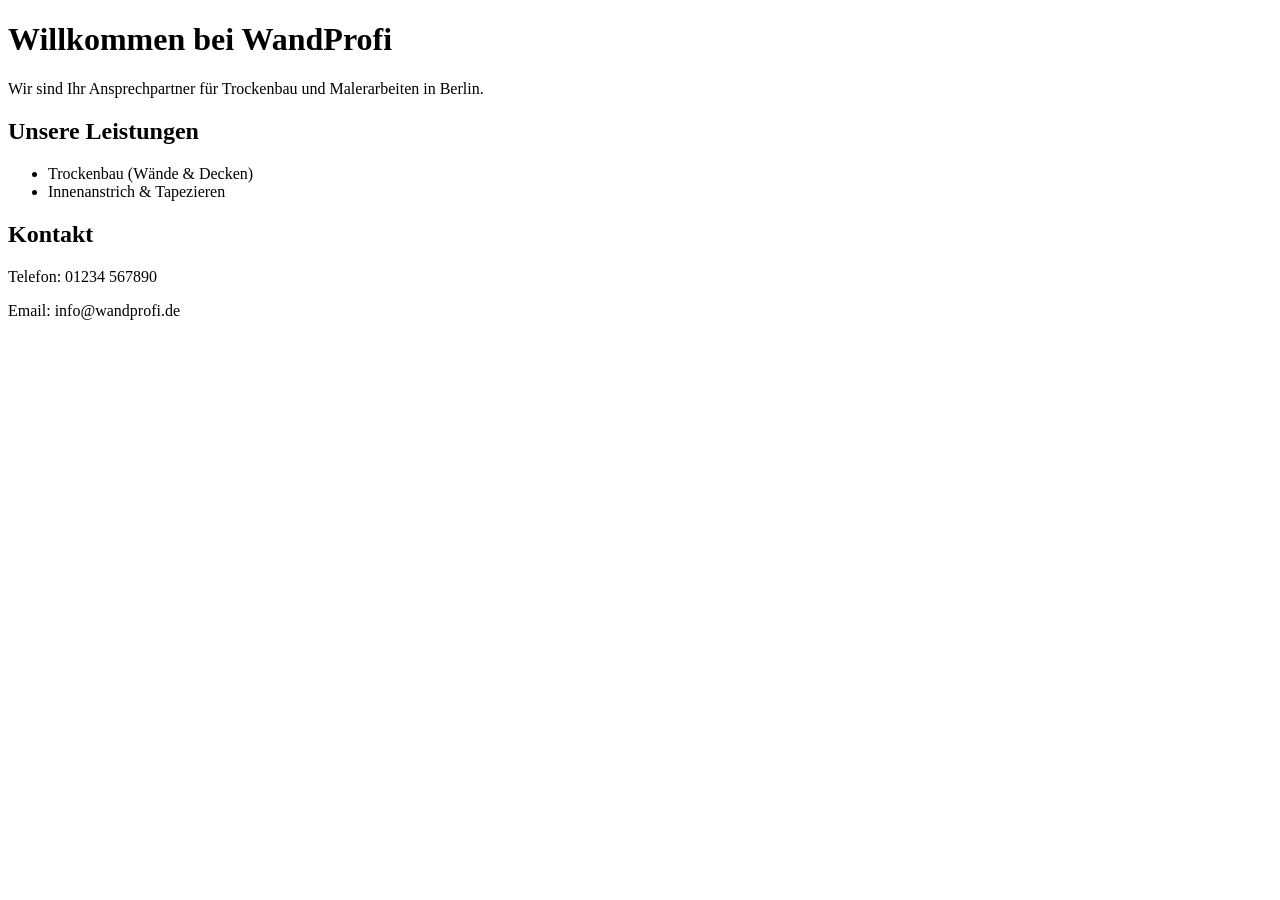
<file: homepage.html>
<!DOCTYPE html>
<html lang="de">
<head>
  <meta charset="UTF-8">
  <title>WandProfi – Trockenbau & Malerarbeiten</title>
</head>
<body>
  <h1>Willkommen bei WandProfi</h1>
  <p>Wir sind Ihr Ansprechpartner für Trockenbau und Malerarbeiten in Berlin.</p>
  
  <h2>Unsere Leistungen</h2>
  <ul>
    <li>Trockenbau (Wände & Decken)</li>
    <li>Innenanstrich & Tapezieren</li>
  </ul>

  <h2>Kontakt</h2>
  <p>Telefon: 01234 567890</p>
  <p>Email: info@wandprofi.de</p>
</body>
</html>
</file>
<file: assets/site.css>
:root {
  --paper:#f5f2eb;
  --white:#fffefa;
  --ink:#252923;
  --muted:#64695f;
  --red:#a6061d;
  --red-hover:#850517;
  --line:#d9d9ce;
  --serif:Georgia,'Times New Roman',serif
}
* {
  box-sizing:border-box
}
html {
  scroll-behavior:smooth;
  scroll-padding-top:114px
}
body {
  margin:0;
  background:var(--paper);
  color:var(--ink);
  font:16px/1.65 -apple-system,BlinkMacSystemFont,'Segoe UI',sans-serif
}
body.modal-open {
  overflow:hidden
}
a {
  color:inherit;
  text-decoration:none
}
button {
  font:inherit;
  color:inherit;
  cursor:pointer
}
img {
  display:block;
  max-width:100%
}
button,a {
  -webkit-tap-highlight-color:transparent
}
button:focus-visible,a:focus-visible {
  outline:3px solid #b26a3e;
  outline-offset:5px
}
::selection {
  background:#f0c5cb
}
.wrap {
  width:min(1280px,calc(100% - 96px));
  margin:auto
}
.skip {
  position:absolute;
  left:20px;
  top:-80px;
  background:var(--white);
  padding:12px;
  z-index:100
}
.skip:focus {
  top:10px
}
.eyebrow {
  text-transform:uppercase;
  font-size:11px;
  letter-spacing:.19em;
  font-weight:700;
  line-height:1.5;
  color:var(--red);
  margin:0 0 22px
}
.site-header {
  position:sticky;
  top:0;
  z-index:20;
  background:rgba(245,242,235,.97);
  border-bottom:1px solid var(--line)
}
.header-inner {
  height:104px;
  display:flex;
  align-items:center;
  justify-content:space-between;
  gap:30px
}
.brand {
  display:flex;
  align-items:center;
  flex-shrink:0;
  line-height:1;
}
.brand-logo {
  display:block;
  width:auto;
  height:96px;
  object-fit:contain;
}
.nav {
  display:flex;
  align-items:center;
  gap:30px;
  font-size:13px;
  font-weight:600
}
.nav a:not(.button) {
  padding:9px 0
}
.nav a[aria-current=page] {
  color:var(--red);
  border-bottom:1px solid var(--red)
}
.nav a:hover {
  color:var(--red)
}
.button {
  display:inline-flex;
  justify-content:center;
  align-items:center;
  gap:30px;
  background:var(--red);
  color:white;
  padding:14px 23px;
  font-size:13px;
  font-weight:600;
  border:1px solid var(--red);
  transition:background .2s
}
.button:hover {
  background:var(--red-hover);
  color:white!important
}
.button.light {
  background:transparent;
  color:var(--ink);
  border-color:var(--line)
}
.button.light:hover {
  background:var(--ink);
  border-color:var(--ink)
}
.arrow {
  font-size:21px;
  line-height:1
}
.menu-toggle {
  display:none;
  background:none;
  border:1px solid var(--line);
  padding:8px 14px
}
.hero {
  display:grid;
  grid-template-columns:1fr 1fr;
  min-height:650px;
  border-bottom:1px solid var(--line)
}
.hero-copy {
  padding:78px 65px 58px 0;
  display:flex;
  flex-direction:column;
  align-items:flex-start;
  justify-content:center
}
h1,h2,h3,p {
  margin-top:0
}
h1,h2 {
  font-family:var(--serif);
  font-weight:400;
  letter-spacing:-.045em;
  line-height:1.05
}
h1 {
  font-size:clamp(48px,5.7vw,82px);
  margin-bottom:28px
}
h1 em,h2 em {
  font-weight:400;
  color:var(--red)
}
.hero-copy>p:not(.eyebrow) {
  max-width:410px;
  color:var(--muted);
  font-size:16px;
  margin-bottom:30px
}
.actions {
  display:flex;
  gap:12px;
  flex-wrap:wrap
}
.hero-note {
  margin-top:45px;
  font-size:11px;
  letter-spacing:.03em;
  color:var(--muted);
  display:flex;
  align-items:center;
  gap:10px
}
.hero-note:before {
  content:'';
  width:7px;
  height:7px;
  border-radius:50%;
  background:var(--red)
}
.hero-photo {
  position:relative;
  margin:24px 0 24px 18px;
  overflow:hidden;
  min-height:600px;
  background:#ddd8cb
}
.hero-photo>a {
  display:block;
  height:100%;
  position:absolute;
  inset:0
}
.hero-photo img {
  height:100%;
  width:100%;
  object-fit:cover;
  object-position:50% 50%;
  transition:transform .5s
}
.hero-photo:hover img {
  transform:scale(1.025)
}
.hero-photo figcaption {
  position:absolute;
  bottom:0;
  left:0;
  right:0;
  background:linear-gradient(transparent,rgba(0,0,0,.75));
  color:white;
  padding:65px 30px 26px;
  pointer-events:none;
  display:flex;
  align-items:end;
  justify-content:space-between
}
.hero-photo small {
  display:block;
  text-transform:uppercase;
  font-size:9px;
  letter-spacing:.17em;
  margin-bottom:6px
}
.hero-photo strong {
  font-weight:500;
  font-size:17px
}
.hero-photo .circle {
  border:1px solid #ffffff70;
  border-radius:50%;
  height:40px;
  width:40px;
  display:grid;
  place-items:center
}
.credentials {
  display:grid;
  grid-template-columns:1fr 1fr 1fr;
  border-bottom:1px solid var(--line);
  padding:28px 0;
  gap:30px
}
.credential {
  display:flex;
  align-items:center;
  gap:18px
}
.credential+.credential {
  border-left:1px solid var(--line);
  padding-left:35px
}
.credential strong {
  font:30px var(--serif);
  white-space:nowrap
}
.credential span {
  font-size:12px;
  color:var(--muted);
  line-height:1.6
}
.section {
  padding:95px 0
}
.section-heading {
  display:flex;
  justify-content:space-between;
  align-items:end;
  gap:30px;
  margin-bottom:36px
}
.section-heading .eyebrow {
  margin-bottom:16px
}
h2 {
  font-size:clamp(38px,4vw,56px);
  margin-bottom:0
}
.text-link {
  font-size:13px;
  border-bottom:1px solid var(--ink);
  padding-bottom:6px;
  display:inline-flex;
  gap:28px;
  white-space:nowrap
}
.featured {
  display:grid;
  grid-template-columns:repeat(3,minmax(0,1fr));
  gap:25px
}
.project {
  margin:0;
  min-width:0
}
.image-link {
  display:block;
  position:relative;
  overflow:hidden;
  background:#e4e0d6
}
.image-link img {
  width:100%;
  height:auto;
  aspect-ratio:4/5;
  object-fit:cover;
  transition:transform .4s
}
.image-link:hover img {
  transform:scale(1.035)
}
.zoom-mark {
  position:absolute;
  right:14px;
  bottom:14px;
  width:34px;
  height:34px;
  background:var(--white);
  display:grid;
  place-items:center;
  font-size:20px
}
.project figcaption {
  padding:18px 0 0
}
.project .category {
  font-size:10px;
  text-transform:uppercase;
  letter-spacing:.14em;
  color:var(--muted);
  margin:0 0 7px
}
.project h3 {
  font:25px/1.2 var(--serif);
  letter-spacing:-.025em;
  margin-bottom:8px
}
.project .description {
  font-size:13px;
  color:var(--muted);
  margin:0;
  max-width:38ch
}
.services {
  background:#eae9e0;
  border-top:1px solid var(--line);
  border-bottom:1px solid var(--line)
}
.services-top {
  display:grid;
  grid-template-columns:1fr 1fr;
  gap:100px;
  align-items:end;
  margin-bottom:45px
}
.services-top>p {
  color:var(--muted);
  font-size:15px;
  max-width:480px;
  margin:0
}
.service-list {
  display:grid;
  grid-template-columns:1fr 1fr;
  column-gap:65px
}
.service {
  display:grid;
  grid-template-columns:36px 1fr;
  gap:15px;
  border-top:1px solid #cacbbf;
  padding:25px 0
}
.service-number {
  font-size:11px;
  color:var(--red);
  padding-top:5px
}
.service h3 {
  font:25px var(--serif);
  margin-bottom:9px
}
.service p {
  font-size:13px;
  color:var(--muted);
  max-width:45ch;
  margin:0
}
.special {
  display:flex;
  justify-content:space-between;
  gap:30px;
  border-top:1px solid #cacbbf;
  padding-top:26px;
  margin-top:8px;
  font-size:13px
}
.special p {
  margin:0;
  color:var(--muted)
}
.special strong {
  color:var(--ink)
}
.about {
  display:grid;
  grid-template-columns:1fr 1.1fr;
  gap:100px
}
.about-copy p {
  color:var(--muted);
  font-size:15px
}
.about-copy p strong {
  color:var(--ink);
  font-weight:500
}
.principles {
  display:flex;
  flex-wrap:wrap;
  gap:12px 24px;
  font-size:12px;
  margin-top:25px
}
.principles span:before {
  content:'✓';
  margin-right:8px;
  color:var(--red)
}
.contact {
  background:var(--red);
  color:#fff8ef;
  padding:70px 0
}
.contact-grid {
  display:grid;
  grid-template-columns:1.2fr 1fr;
  gap:90px
}
.contact .eyebrow {
  color:#f2bdc4
}
.contact h2 {
  margin-bottom:25px
}
.contact p {
  color:#f7d9de;
  font-size:14px;
  max-width:420px;
  margin-bottom:26px
}
.contact .button {
  background:var(--paper);
  color:var(--red);
  border-color:var(--paper)
}
.contact .button.light {
  background:transparent;
  color:white;
  border-color:#d57683
}
.contact .button:hover {
  background:#252923;
  border-color:#252923
}
.contact-info {
  border-left:1px solid #d16a79;
  padding-left:50px;
  align-self:center
}
.contact-info .phone {
  font:clamp(27px,3vw,40px) var(--serif);
  display:block;
  margin-bottom:16px
}
.contact-info .email {
  display:block;
  font-size:15px;
  overflow-wrap:anywhere;
  margin-bottom:22px
}
.contact-info address {
  font-size:13px;
  font-style:normal;
  color:#f7d9de
}
.site-footer {
  padding:27px 0;
  font-size:11px;
  color:var(--muted)
}
.footer-inner {
  display:flex;
  justify-content:space-between;
  gap:20px;
  flex-wrap:wrap
}
.footer-inner a {
  border-bottom:1px solid var(--line)
}
.gallery-intro {
  padding:70px 0 42px
}
.breadcrumb {
  font-size:11px;
  color:var(--muted);
  margin-bottom:36px
}
.breadcrumb a {
  border-bottom:1px solid var(--line)
}
.gallery-title {
  display:flex;
  justify-content:space-between;
  gap:50px;
  align-items:end
}
.gallery-title h1 {
  font-size:clamp(48px,6vw,80px);
  margin:0
}
.gallery-title>p {
  max-width:350px;
  color:var(--muted);
  font-size:14px;
  margin-bottom:5px
}
.gallery-toolbar {
  border-top:1px solid var(--line);
  border-bottom:1px solid var(--line);
  padding:20px 0;
  display:flex;
  justify-content:space-between;
  align-items:center;
  gap:20px;
  margin-bottom:35px
}
.filters {
  display:flex;
  flex-wrap:wrap;
  gap:8px
}
.filters button {
  border:1px solid var(--line);
  background:transparent;
  padding:9px 15px;
  font-size:12px
}
.filters button[aria-pressed=true] {
  background:var(--ink);
  color:var(--white);
  border-color:var(--ink)
}
.filters button:hover {
  border-color:var(--ink)
}
.gallery-count {
  font-size:12px;
  color:var(--muted);
  white-space:nowrap
}
.gallery-grid {
  display:grid;
  grid-template-columns:repeat(3,minmax(0,1fr));
  gap:45px 25px;
  padding-bottom:75px
}
.gallery-grid .image-link img {
  aspect-ratio:4/3
}
.gallery-grid h3 {
  font-size:23px
}
.gallery-grid .description {
  font-size:12px
}
.gallery-footnote {
  font-size:12px;
  color:var(--muted);
  border-top:1px solid var(--line);
  padding:25px 0 60px;
  max-width:720px
}
.project[hidden], [hidden] {
  display:none!important
}
.lightbox {
  border:0;
  background:#1c211d;
  color:white;
  width:min(1180px,calc(100% - 32px));
  max-height:calc(100dvh - 32px);
  padding:0
}
.lightbox::backdrop {
  background:rgba(12,16,12,.88)
}
.lightbox-top,.lightbox-bottom {
  display:flex;
  align-items:center;
  justify-content:space-between;
  gap:15px;
  padding:15px 22px
}
.lightbox-top p {
  margin:0;
  font-size:14px
}
.lightbox button {
  border:1px solid #697168;
  color:white;
  background:transparent;
  padding:8px 14px;
  min-height:44px
}
.lightbox button:hover {
  background:#3f493f
}
.lightbox-image {
  width:100%;
  height:min(67dvh,760px);
  object-fit:contain
}
.lightbox-bottom p {
  margin:0;
  font-size:12px;
  color:#d0d7ce
}
.lightbox-nav {
  display:flex;
  gap:8px
}
.lightbox-bottom>p {
  max-width:70%
}
.no-js-note {
  font-size:12px
}
.js .no-js-note {
  display:none
}
@media(min-width:1500px) {
  .hero {
    min-height:700px
  }
  .hero-photo {
    min-height:650px
  }
}
@media(max-width:1050px) {
  .wrap {
    width:calc(100% - 56px)
  }
  .nav {
    gap:18px
  }
  .hero-copy {
    padding:50px 25px 50px 0
  }
  .hero-photo {
    min-height:560px
  }
  .hero {
    min-height:610px
  }
  .hero h1 {
    font-size:62px
  }
  .hero .actions {
    flex-direction:column;
    align-items:flex-start
  }
  .hero-note {
    margin-top:28px
  }
  .credential {
    gap:12px
  }
  .credential+.credential {
    padding-left:20px
  }
  .credential strong {
    font-size:25px
  }
  .services-top,.about,.contact-grid {
    gap:45px
  }
  .contact-info {
    padding-left:30px
  }
  .section {
    padding:70px 0
  }
}
@media(max-width:760px) {
  .wrap {
    width:calc(100% - 40px)
  }
  .header-inner {
    height:88px
  }
  .nav {
    font-size:12px;
    gap:16px
  }
  .nav .button {
    padding:10px 13px
  }
  .nav .home-nav {
    display:none
  }
  .js .menu-toggle {
    display:block
  }
  .js .nav {
    display:none;
    position:absolute;
    left:0;
    right:0;
    top:88px;
    background:var(--paper);
    padding:22px;
    box-shadow:0 16px 20px #25292312;
    border-bottom:1px solid var(--line);
    align-items:stretch
  }
  .js .nav.open {
    display:flex;
    flex-direction:column
  }
  .js .nav .home-nav {
    display:block
  }
  .hero {
    grid-template-columns:1fr
  }
  .hero-copy {
    padding:47px 0 35px
  }
  .hero h1 {
    font-size:60px;
    max-width:540px
  }
  .hero-copy>p:not(.eyebrow) {
    max-width:490px
  }
  .hero .actions {
    flex-direction:row;
    align-items:stretch
  }
  .hero-note {
    margin-top:25px
  }
  .hero-photo {
    margin:0 0 25px;
    min-height:440px
  }
  .hero-photo img {
    object-position:50% 46%
  }
  .credentials {
    gap:16px;
    padding:22px 0
  }
  .credential {
    display:block
  }
  .credential strong {
    font-size:25px;
    display:block;
    margin-bottom:6px
  }
  .credential span {
    font-size:10px
  }
  .credential+.credential {
    padding-left:14px
  }
  .section {
    padding:55px 0
  }
  .section-heading {
    align-items:start;
    flex-direction:column;
    gap:22px
  }
  .featured {
    gap:16px;
    grid-template-columns:1fr
  }
  .featured .image-link img {
    aspect-ratio:5/4
  }
  .featured .project {
    margin-bottom:20px
  }
  .services-top,.about,.contact-grid {
    grid-template-columns:1fr;
    gap:30px
  }
  .service-list {
    column-gap:30px
  }
  .service {
    grid-template-columns:24px 1fr;
    gap:6px
  }
  .service h3 {
    font-size:23px
  }
  .special {
    flex-direction:column;
    gap:18px
  }
  .special a {
    align-self:start
  }
  .contact {
    padding:50px 0
  }
  .contact-info {
    border-left:0;
    border-top:1px solid #d16a79;
    padding:30px 0 0
  }
  .gallery-intro {
    padding:35px 0
  }
  .breadcrumb {
    margin-bottom:28px
  }
  .gallery-title {
    display:block
  }
  .gallery-title>p {
    margin:25px 0 0;
    max-width:470px
  }
  .gallery-toolbar {
    align-items:start;
    flex-direction:column;
    gap:12px
  }
  .gallery-grid {
    grid-template-columns:repeat(2,minmax(0,1fr));
    gap:35px 18px
  }
  .gallery-grid h3 {
    font-size:21px
  }
  .gallery-grid .description {
    font-size:12px
  }
  .gallery-grid .image-link img {
    aspect-ratio:4/5
  }
  .lightbox-top,.lightbox-bottom {
    padding:12px
  }
  .lightbox-image {
    height:58dvh
  }
  .lightbox-bottom {
    align-items:start
  }
  .lightbox-bottom>p {
    max-width:60%
  }
  .lightbox-top p {
    font-size:12px
  }
  .lightbox button {
    font-size:12px
  }
}
@media(max-width:420px) {
  .hero h1 {
    font-size:51px
  }
  .button {
    padding:13px 17px;
    gap:15px
  }
  .hero-photo {
    min-height:390px
  }
  .service-list,.gallery-grid {
    grid-template-columns:1fr
  }
  .gallery-grid .image-link img {
    aspect-ratio:4/3
  }
  .gallery-title h1 {
    font-size:48px
  }
  .filters {
    gap:6px
  }
  .filters button {
    padding:8px 10px
  }
  .credential strong {
    font-size:23px
  }
  .nav {
    gap:10px
  }
  .nav .button {
    display:none
  }
  .js .nav .button {
    display:flex
  }
}
@media(prefers-reduced-motion:reduce) {
  html {
    scroll-behavior:auto
  }
  *,*:before,*:after {
    transition:none!important;
    animation:none!important
  }
}

@media(max-width:760px) {
  .header-inner { gap:12px; }
  .brand-logo { height:80px; }
}
@media(max-width:360px) {
  .menu-toggle { padding:8px 10px; }
}

/* Crossfade within the existing homepage photo panel. */
.hero-photo .hero-slide {
  opacity:0;
  pointer-events:none;
  transition:opacity 1.1s ease-in-out;
}
.hero-photo .hero-slide.is-active {
  opacity:1;
  pointer-events:auto;
  z-index:1;
}
.hero-slide:focus-visible { outline-offset:-5px; }
.hero-slideshow figcaption { z-index:2; }
.js .hero-slideshow figcaption { padding-bottom:80px; }
.slideshow-controls {
  position:absolute;
  z-index:3;
  bottom:18px;
  left:25px;
  right:25px;
  display:flex;
  align-items:center;
  justify-content:space-between;
  gap:12px;
  color:white;
}
.slide-buttons { display:flex; align-items:center; }
.slide-counter { font-size:13px; letter-spacing:.12em; font-variant-numeric:tabular-nums; }
.slideshow-controls button {
  background:transparent;
  color:white;
  border:0;
  width:40px;
  height:44px;
  padding:0;
  display:grid;
  place-items:center;
}
.slide-buttons { gap:4px; }
.slide-buttons button { border:1px solid #ffffff60; font-size:18px; }
.slide-buttons button:hover { background:#ffffff25; }
.slideshow-controls button:focus-visible { outline-color:white; outline-offset:0; }
@media(max-width:420px) {
  .slideshow-controls { left:18px; right:18px; }
  .hero-slideshow figcaption { padding-left:22px; padding-right:22px; }
}
</file>
